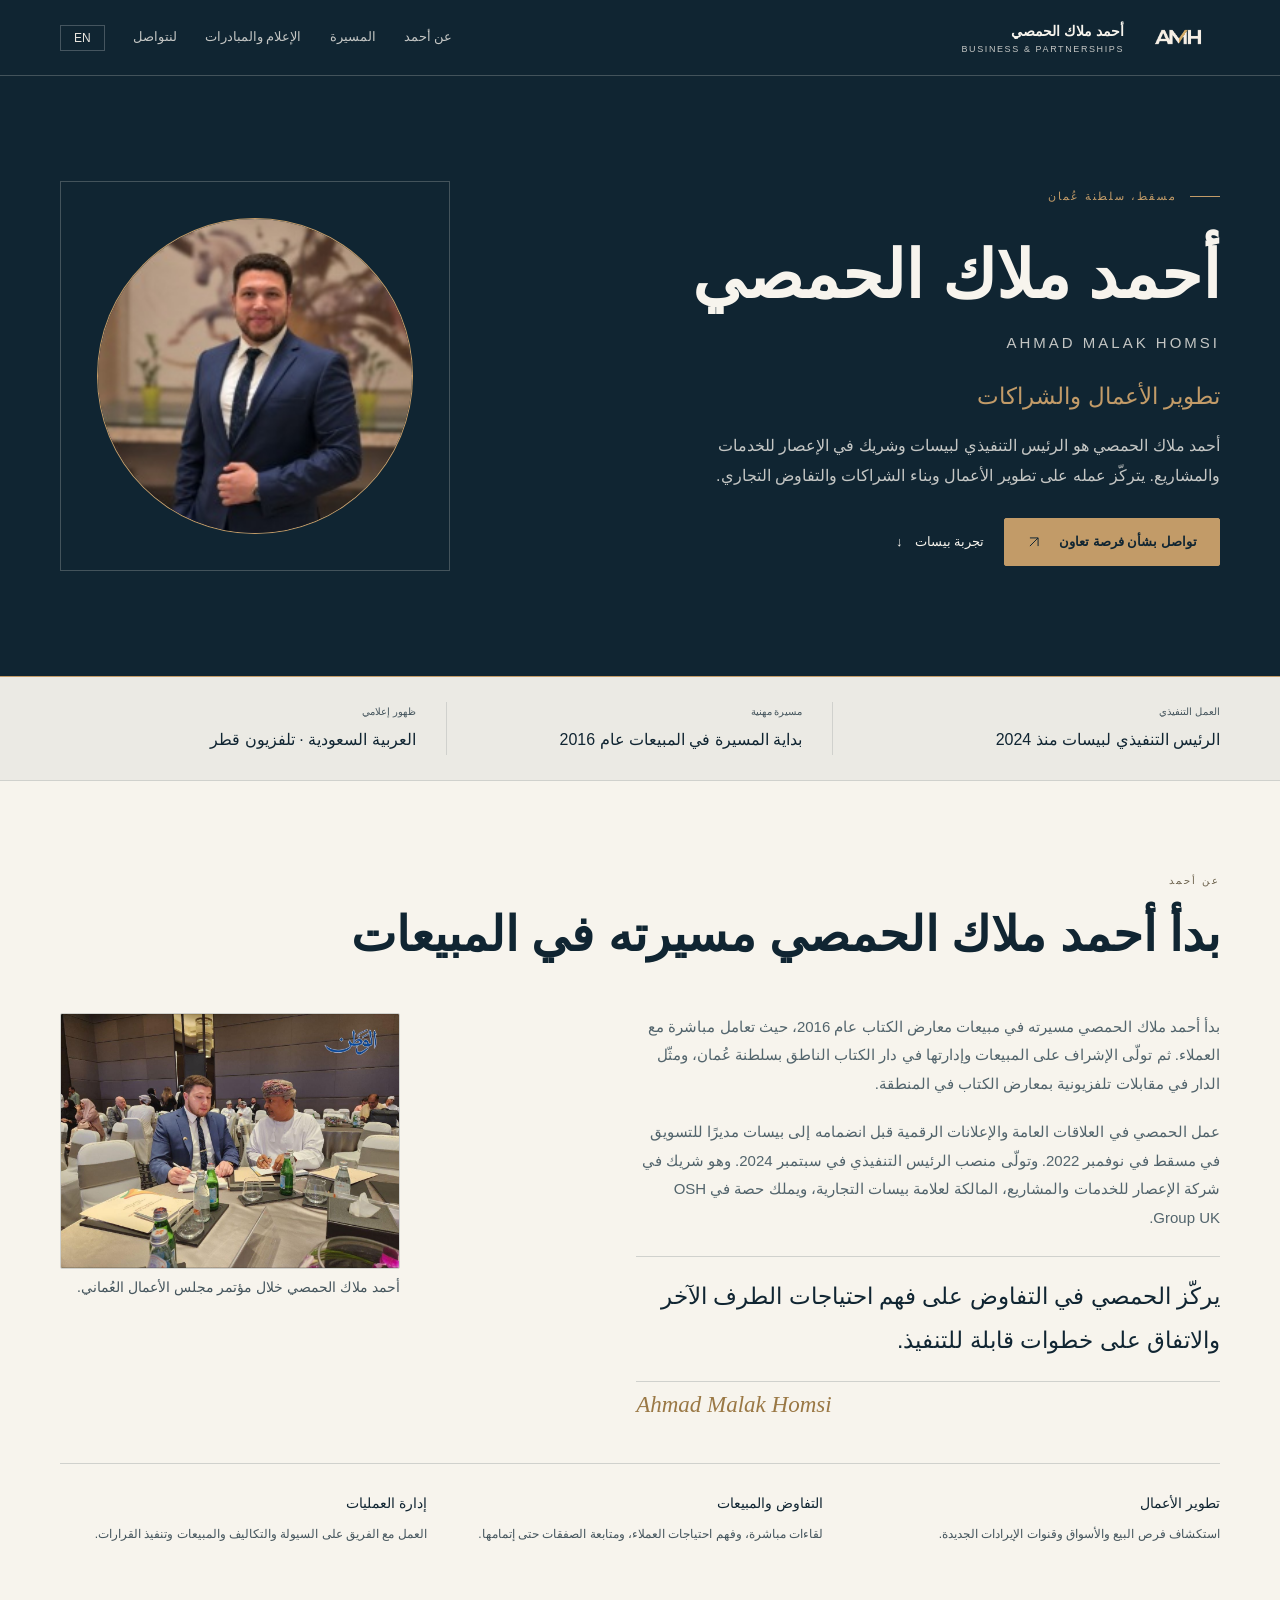
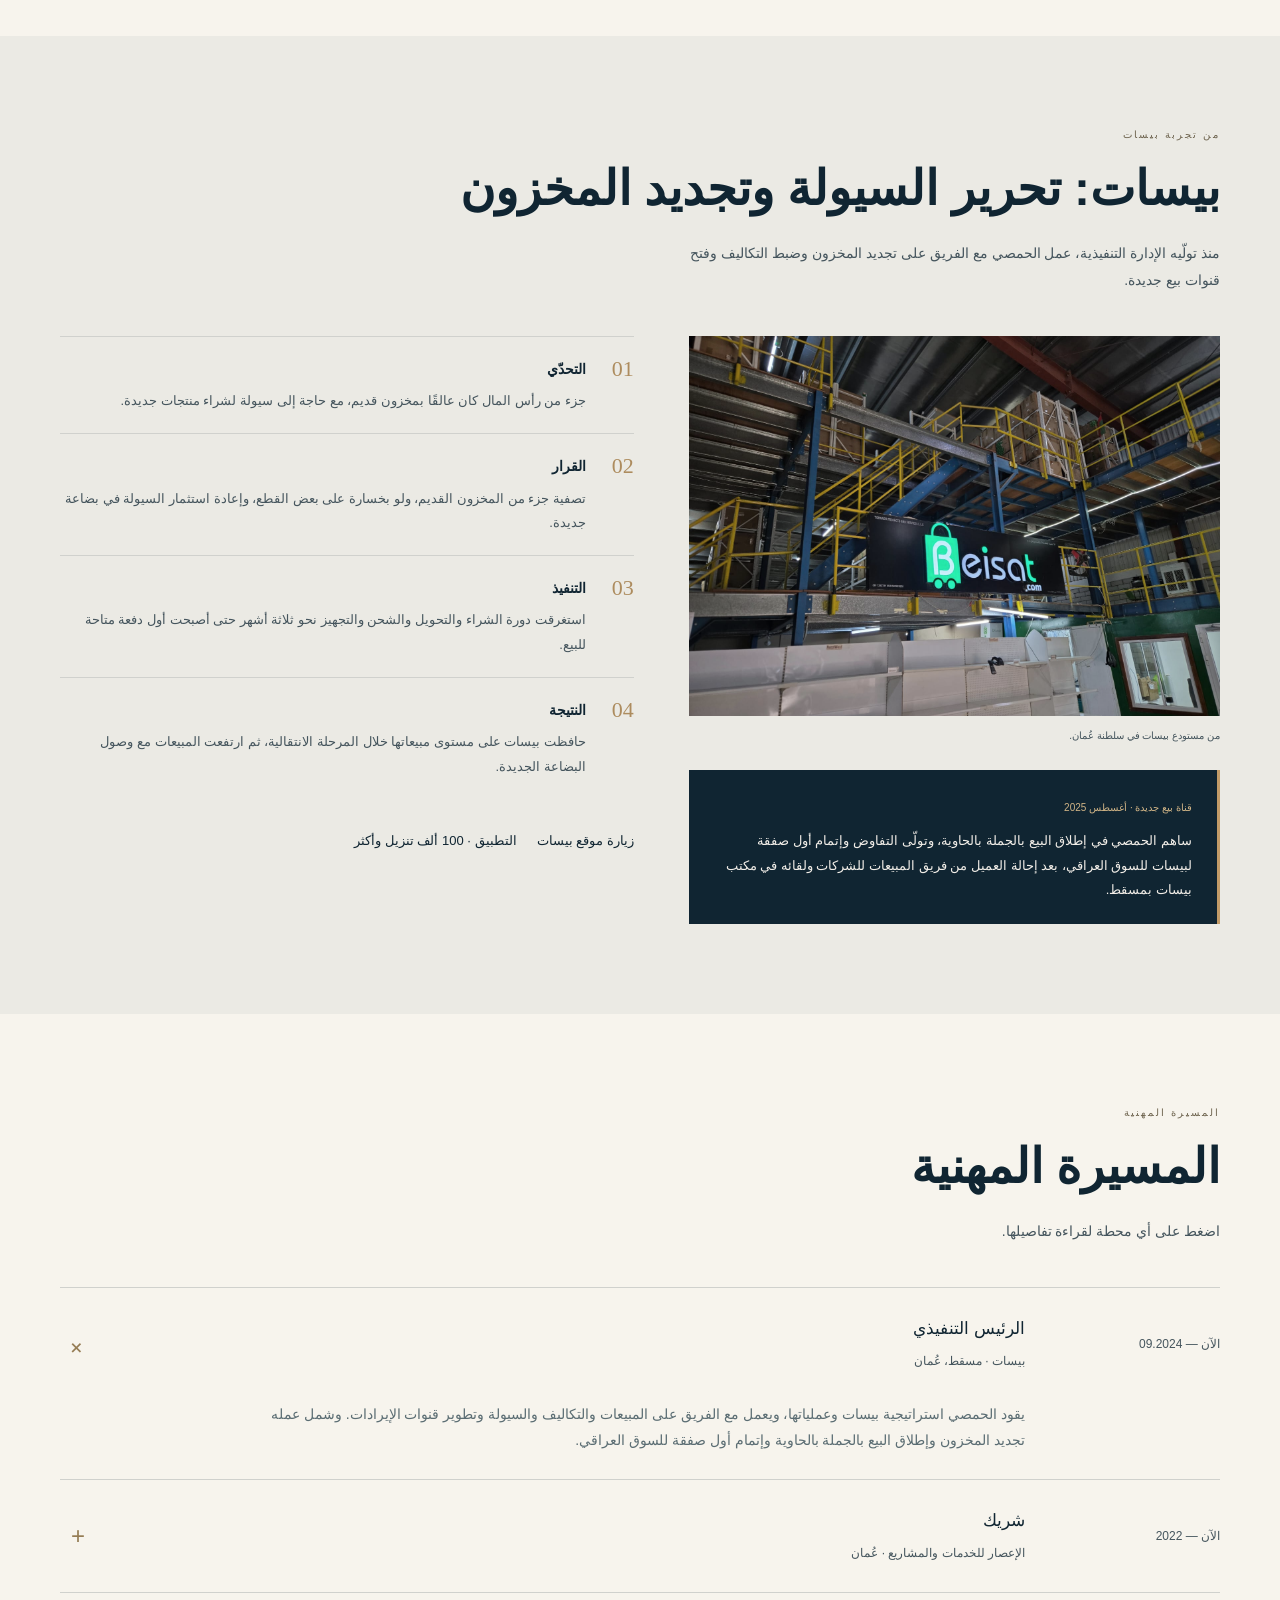
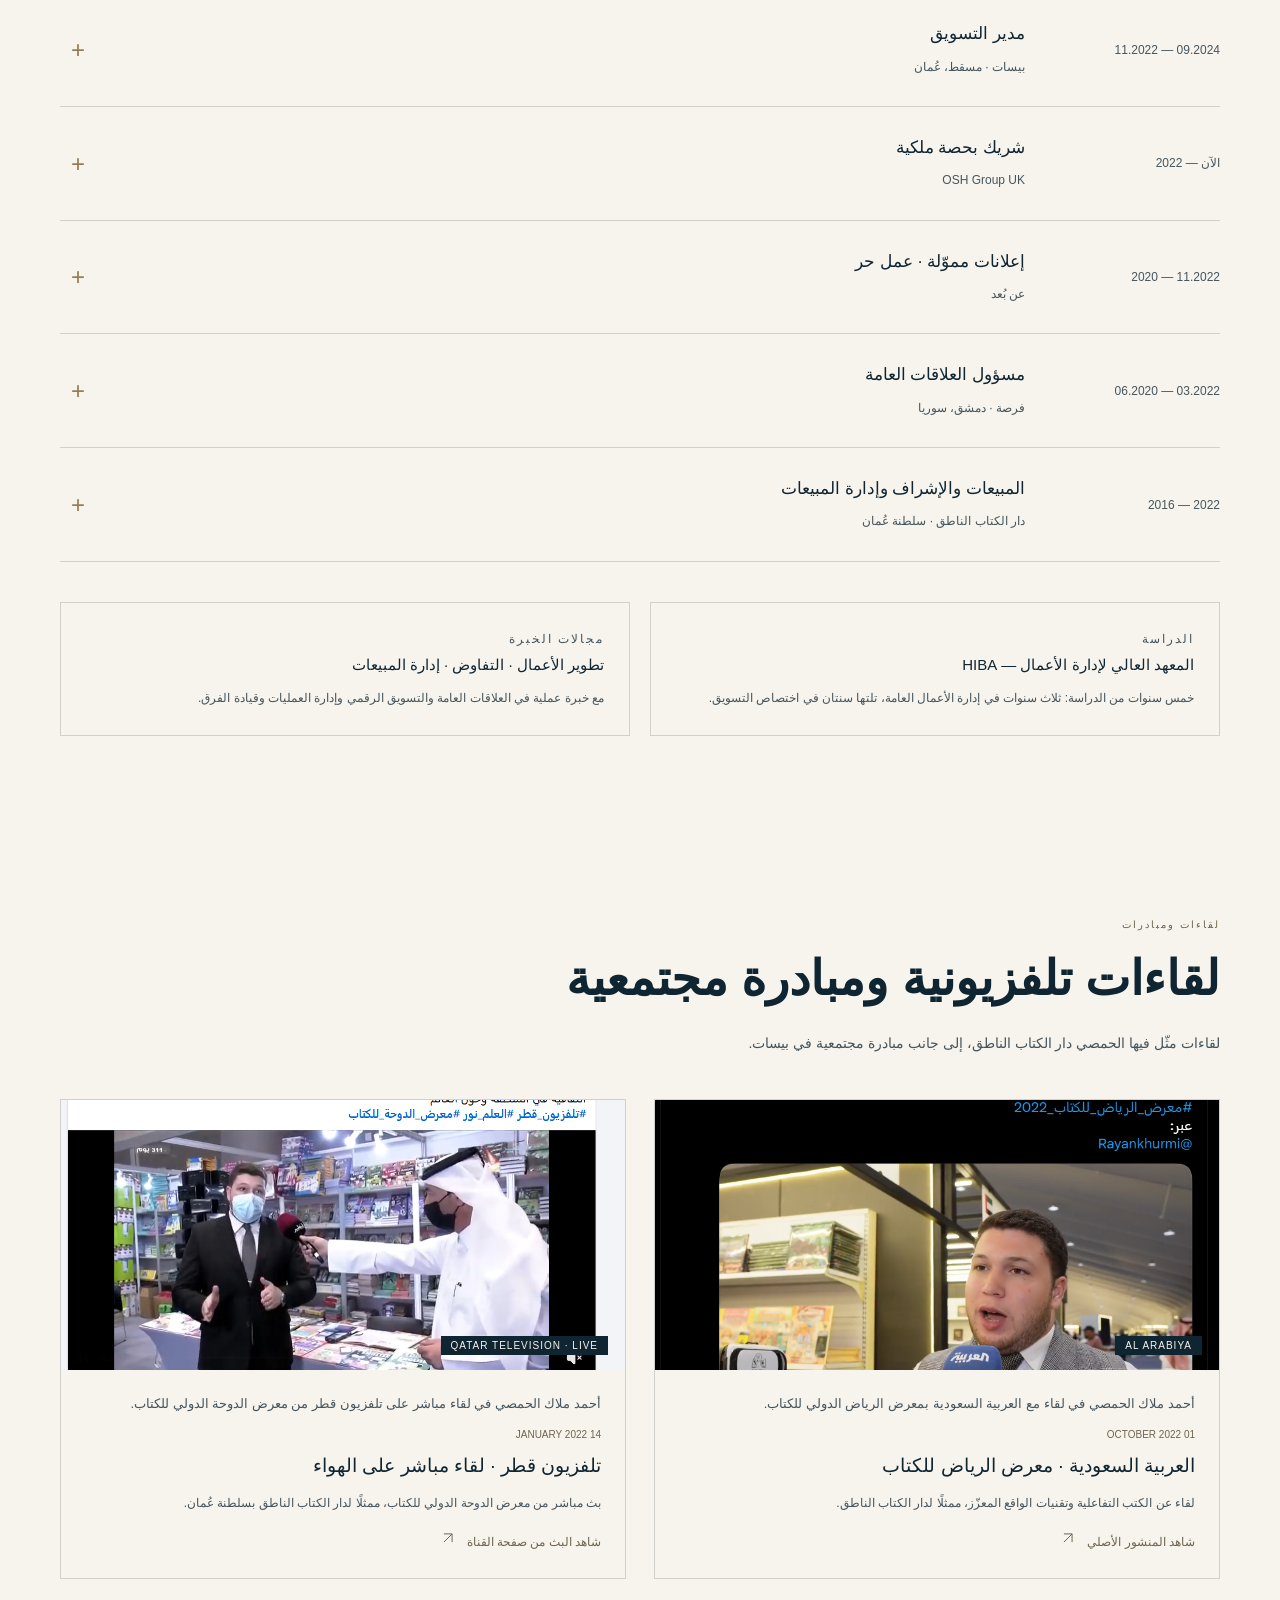
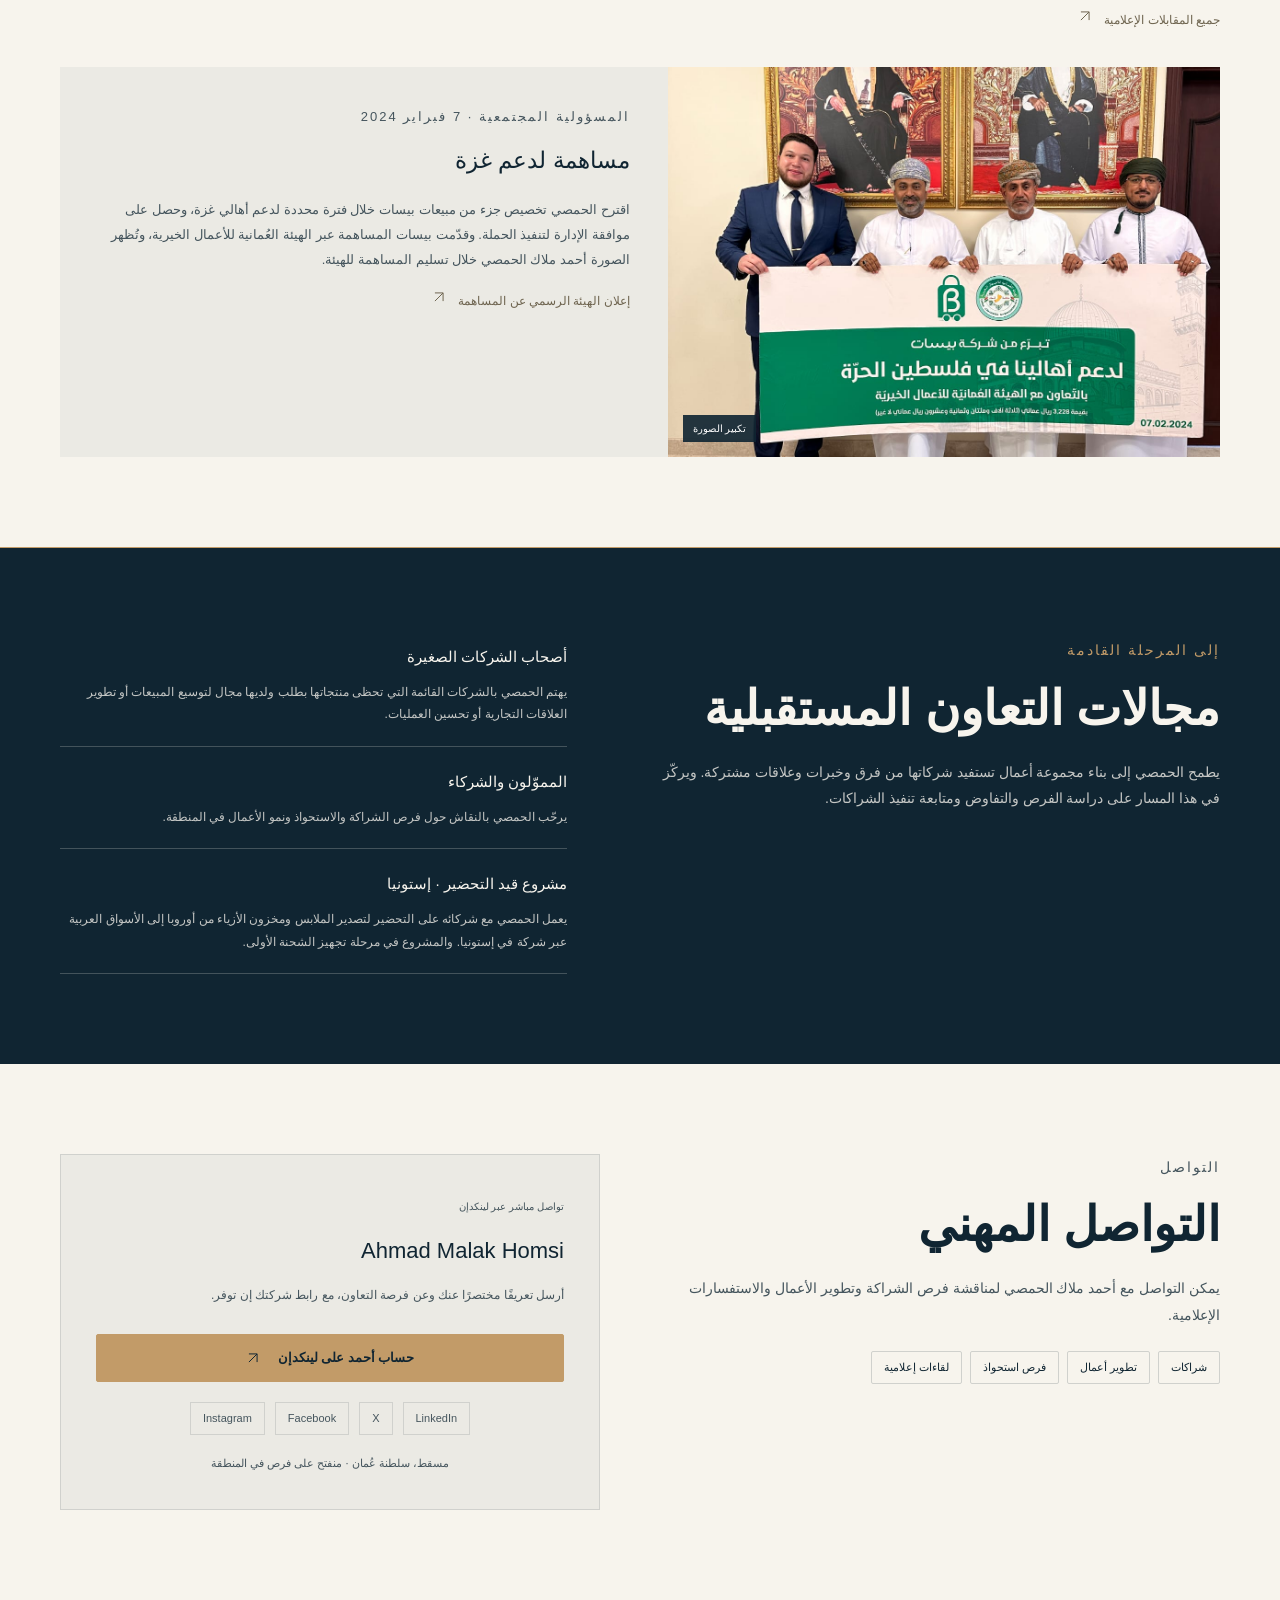
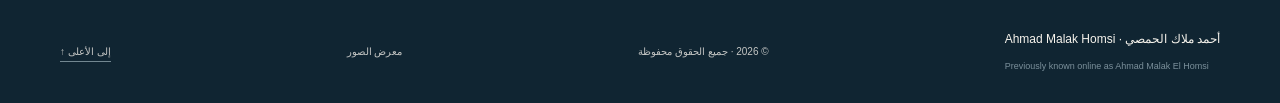
<file: index.html>
<!doctype html>
<html lang="ar" dir="rtl">
<head>
<meta charset="utf-8">
<meta name="viewport" content="width=device-width,initial-scale=1">
<meta name="theme-color" content="#102532">
<title>أحمد ملاك الحمصي | Ahmad Malak Homsi — تطوير الأعمال والشراكات</title>
<meta name="description" content="أحمد ملاك الحمصي، الرئيس التنفيذي لبيسات وشريك في الإعصار للخدمات والمشاريع. خبرة في تطوير الأعمال والتفاوض والشراكات. تعرّف إلى مسيرته ولقاءاته الإعلامية.">
<meta property="og:type" content="profile">
<meta name="color-scheme" content="light">
<meta name="robots" content="max-image-preview:large">
<script type="application/ld+json">{"@context":"https://schema.org","@graph":[{"@type":"WebSite","@id":"https://ahmadmalakhomsi.com/#website","url":"https://ahmadmalakhomsi.com/","name":"أحمد ملاك الحمصي","alternateName":"Ahmad Malak Homsi"},{"@type":"ProfilePage","url":"https://ahmadmalakhomsi.com/","mainEntity":{"@type":"Person","name":"Ahmad Malak Homsi","alternateName":["أحمد ملاك الحمصي","Ahmad Malak El Homsi","Ahmad Malak Homsy"],"jobTitle":"Chief Executive Officer at Beisat","worksFor":{"@type":"Organization","name":"Beisat","url":"https://beisat.com/"},"alumniOf":{"@type":"EducationalOrganization","name":"Higher Institute of Business Administration"},"sameAs":["https://www.linkedin.com/in/ahmadmalakhomsi/","https://x.com/ahmadmalakhomsi","https://www.facebook.com/ahmadmalakhomsi/","https://www.instagram.com/ahmadmalakhomsi/"],"knowsAbout":["Business Development","Negotiation","Sales Management","Business Operations"],"homeLocation":{"@type":"Place","name":"Muscat, Oman"},"@id":"https://ahmadmalakhomsi.com/#ahmad-malak-homsi","url":"https://ahmadmalakhomsi.com/","image":"https://ahmadmalakhomsi.com/assets/ahmad-malak-homsi-portrait.jpg"},"inLanguage":"ar","primaryImageOfPage":{"@type":"ImageObject","contentUrl":"https://ahmadmalakhomsi.com/assets/ahmad-malak-homsi-portrait.jpg"},"isPartOf":{"@id":"https://ahmadmalakhomsi.com/#website"}}]}</script>
<link rel="stylesheet" href="/assets/site.css">
<link rel="canonical" href="https://ahmadmalakhomsi.com/"><link rel="alternate" hreflang="ar" href="https://ahmadmalakhomsi.com/"><link rel="alternate" hreflang="en" href="https://ahmadmalakhomsi.com/en/"><link rel="alternate" hreflang="x-default" href="https://ahmadmalakhomsi.com/"><meta property="og:url" content="https://ahmadmalakhomsi.com/"><meta property="og:title" content="أحمد ملاك الحمصي | تطوير الأعمال والشراكات">
<meta property="og:description" content="الرئيس التنفيذي لبيسات. تعرّف إلى مسيرتي في تطوير الأعمال والشراكات والتفاوض.">
<meta property="og:site_name" content="Ahmad Malak Homsi">
<meta property="og:image" content="https://ahmadmalakhomsi.com/ahmad-malak-homsi-share.jpg">
<meta property="og:image:type" content="image/jpeg">
<meta property="og:image:width" content="1200">
<meta property="og:image:height" content="630">
<meta property="og:image:alt" content="صورة أحمد ملاك الحمصي واسمه بالعربي والإنجليزي">
<meta property="og:locale" content="ar_OM">
<meta property="og:locale:alternate" content="en_US">
<meta name="twitter:card" content="summary_large_image">
<meta name="twitter:title" content="أحمد ملاك الحمصي | تطوير الأعمال والشراكات">
<meta name="twitter:description" content="الرئيس التنفيذي لبيسات. تعرّف إلى مسيرتي في تطوير الأعمال والشراكات والتفاوض.">
<meta name="twitter:image" content="https://ahmadmalakhomsi.com/ahmad-malak-homsi-share.jpg">
<meta name="twitter:image:alt" content="صورة أحمد ملاك الحمصي واسمه بالعربي والإنجليزي">
<link rel="icon" href="/favicon.svg" type="image/svg+xml" sizes="any">
<link rel="stylesheet" href="/assets/brand.css?v=6">
</head>
<body dir="rtl">
<svg width="0" height="0" aria-hidden="true" focusable="false" style="position:absolute">
  <defs>
    <filter id="amh-header-colors" color-interpolation-filters="sRGB">
      <!-- Use the original red channel to distinguish the navy letters from the gold accent. -->
      <fecolormatrix type="matrix" values="1 0 0 0 0  1 0 0 0 0  1 0 0 0 0  0 0 0 1 0"></fecolormatrix>
      <fecomponenttransfer>
        <fefuncr type="discrete" tablevalues=".969 .839"></fefuncr>
        <fefuncg type="discrete" tablevalues=".945 .682"></fefuncg>
        <fefuncb type="discrete" tablevalues=".902 .416"></fefuncb>
      </fecomponenttransfer>
    </filter>
  </defs>
</svg>
<a class="skip" href="#main">انتقل إلى المحتوى</a>
<header class="header"><nav class="nav wrap" aria-label="التنقل الرئيسي">
<a class="brand" href="#top" aria-label="أحمد ملاك الحمصي — الصفحة الرئيسية"><img class="brand-mark" src="/assets/0f6754c9be452e67.png" alt="AMH"><span><strong>أحمد ملاك الحمصي</strong><small>BUSINESS &amp; PARTNERSHIPS</small></span></a>
<div class="navlinks" id="navlinks"><a href="#about">عن أحمد</a><a href="#experience">المسيرة</a><a href="#media">الإعلام والمبادرات</a><a href="#contact">لنتواصل</a></div>
<a class="lang" id="lang" aria-label="Switch to English" href="/en/">EN</a><button class="menu" id="menu" type="button" aria-controls="navlinks" aria-expanded="false" aria-label="فتح قائمة التنقل">☰</button>
</nav></header>
<main id="main">
<section class="hero" id="top"><div class="wrap hero-grid"><div>
<div class="eyebrow">مسقط، سلطنة عُمان</div>
<h1>أحمد ملاك الحمصي</h1>
<p class="latin-name">AHMAD MALAK HOMSI</p>
<h2>تطوير الأعمال والشراكات</h2>
<p class="hero-copy">أحمد ملاك الحمصي هو الرئيس التنفيذي لبيسات وشريك في الإعصار للخدمات والمشاريع. يتركّز عمله على تطوير الأعمال وبناء الشراكات والتفاوض التجاري.</p>
<div class="actions"><a class="button" href="#contact"><span>تواصل بشأن فرصة تعاون</span><span class="arrow" aria-hidden="true"></span></a><a class="textlink" href="#case"><span>تجربة بيسات</span><span aria-hidden="true">↓</span></a></div>
</div><div class="portrait-frame"><div class="portrait-stage"><div class="portrait"><img src="/assets/ahmad-malak-homsi-portrait.jpg" alt="أحمد ملاك الحمصي ببدلة كحلية" width="218" height="218"></div></div></div></div></section>
<div class="trust"><div class="wrap trust-grid"><div class="trust-item"><small>العمل التنفيذي</small><strong>الرئيس التنفيذي لبيسات منذ 2024</strong></div><div class="trust-item"><small>مسيرة مهنية</small><strong>بداية المسيرة في المبيعات عام 2016</strong></div><div class="trust-item"><small>ظهور إعلامي</small><strong>العربية السعودية · تلفزيون قطر</strong></div></div></div>
<section id="about" class="section"><div class="wrap"><div class="section-top"><div><p class="kicker">عن أحمد</p><h2>بدأ أحمد ملاك الحمصي مسيرته في المبيعات</h2></div><span class="number" aria-hidden="true">01 / ABOUT</span></div><div class="about-grid"><div class="about-copy"><p>بدأ أحمد ملاك الحمصي مسيرته في مبيعات معارض الكتاب عام 2016، حيث تعامل مباشرة مع العملاء. ثم تولّى الإشراف على المبيعات وإدارتها في دار الكتاب الناطق بسلطنة عُمان، ومثّل الدار في مقابلات تلفزيونية بمعارض الكتاب في المنطقة.</p><p>عمل الحمصي في العلاقات العامة والإعلانات الرقمية قبل انضمامه إلى بيسات مديرًا للتسويق في مسقط في نوفمبر 2022. وتولّى منصب الرئيس التنفيذي في سبتمبر 2024. وهو شريك في شركة الإعصار للخدمات والمشاريع، المالكة لعلامة بيسات التجارية، ويملك حصة في OSH Group UK.</p></div>
<figure class="event-note">
  <img src="/assets/syrian-omani-business-council.jpg" alt="أحمد ملاك الحمصي يدوّن ملاحظات خلال مؤتمر مجلس الأعمال العُماني" width="1170" height="878" loading="lazy">
  <figcaption>أحمد ملاك الحمصي خلال مؤتمر مجلس الأعمال العُماني.</figcaption>
</figure>
<div class="about-quote"><p class="quote">يركّز الحمصي في التفاوض على فهم احتياجات الطرف الآخر والاتفاق على خطوات قابلة للتنفيذ.</p><span class="signature" dir="ltr">Ahmad Malak Homsi</span></div>
</div>
<div class="capabilities"><div><b>تطوير الأعمال</b><p>استكشاف فرص البيع والأسواق وقنوات الإيرادات الجديدة.</p></div><div><b>التفاوض والمبيعات</b><p>لقاءات مباشرة، وفهم احتياجات العملاء، ومتابعة الصفقات حتى إتمامها.</p></div><div><b>إدارة العمليات</b><p>العمل مع الفريق على السيولة والتكاليف والمبيعات وتنفيذ القرارات.</p></div></div></div></section>
<section class="section case" id="case"><div class="wrap"><div class="section-top"><div><p class="kicker">من تجربة بيسات</p><h2>بيسات: تحرير السيولة وتجديد المخزون</h2><p class="section-lead">منذ تولّيه الإدارة التنفيذية، عمل الحمصي مع الفريق على تجديد المخزون وضبط التكاليف وفتح قنوات بيع جديدة.</p></div><span class="number" aria-hidden="true">02 / BEISAT</span></div><div class="case-grid"><div><img class="case-image" src="/assets/f78b34d52b86da25.jpg" alt="لوحة بيسات داخل مستودع الشركة في سلطنة عُمان" loading="lazy"><p class="photo-credit">من مستودع بيسات في سلطنة عُمان.</p><div class="deal-note"><small>قناة بيع جديدة · أغسطس 2025</small><p>ساهم الحمصي في إطلاق البيع بالجملة بالحاوية، وتولّى التفاوض وإتمام أول صفقة لبيسات للسوق العراقي، بعد إحالة العميل من فريق المبيعات للشركات ولقائه في مكتب بيسات بمسقط.</p></div></div><div><div class="case-step"><span class="step-num">01</span><div><h3>التحدّي</h3><p>جزء من رأس المال كان عالقًا بمخزون قديم، مع حاجة إلى سيولة لشراء منتجات جديدة.</p></div></div><div class="case-step"><span class="step-num">02</span><div><h3>القرار</h3><p>تصفية جزء من المخزون القديم، ولو بخسارة على بعض القطع، وإعادة استثمار السيولة في بضاعة جديدة.</p></div></div><div class="case-step"><span class="step-num">03</span><div><h3>التنفيذ</h3><p>استغرقت دورة الشراء والتحويل والشحن والتجهيز نحو ثلاثة أشهر حتى أصبحت أول دفعة متاحة للبيع.</p></div></div><div class="case-step"><span class="step-num">04</span><div><h3>النتيجة</h3><p>حافظت بيسات على مستوى مبيعاتها خلال المرحلة الانتقالية، ثم ارتفعت المبيعات مع وصول البضاعة الجديدة.</p></div></div><div class="actions"><a class="textlink" href="https://beisat.com/" target="_blank" rel="noopener noreferrer"><span>زيارة موقع بيسات</span></a><a class="textlink" href="https://play.google.com/store/apps/details?id=com.beisat.android&amp;hl=en" target="_blank" rel="noopener noreferrer"><span>التطبيق · 100 ألف تنزيل وأكثر</span></a></div></div></div></div></section>
<section class="section" id="experience"><div class="wrap"><div class="section-top"><div><p class="kicker">المسيرة المهنية</p><h2>المسيرة المهنية</h2><p class="section-lead">اضغط على أي محطة لقراءة تفاصيلها.</p></div><span class="number" aria-hidden="true">03 / EXPERIENCE</span></div><div class="timeline">
<details open><summary><span class="date">09.2024 — الآن</span><span><strong class="role-title">الرئيس التنفيذي</strong><span class="company">بيسات · مسقط، عُمان</span></span><span class="plus" aria-hidden="true">+</span></summary><div class="detail-content"><p>يقود الحمصي استراتيجية بيسات وعملياتها، ويعمل مع الفريق على المبيعات والتكاليف والسيولة وتطوير قنوات الإيرادات. وشمل عمله تجديد المخزون وإطلاق البيع بالجملة بالحاوية وإتمام أول صفقة للسوق العراقي.</p></div></details>
<details><summary><span class="date">2022 — الآن</span><span><strong class="role-title">شريك</strong><span class="company">الإعصار للخدمات والمشاريع · عُمان</span></span><span class="plus" aria-hidden="true">+</span></summary><div class="detail-content"><p>الحمصي شريك في الشركة العُمانية المالكة لعلامة بيسات التجارية، إلى جانب منصبه التنفيذي في بيسات.</p></div></details>
<details><summary><span class="date">11.2022 — 09.2024</span><span><strong class="role-title">مدير التسويق</strong><span class="company">بيسات · مسقط، عُمان</span></span><span class="plus" aria-hidden="true">+</span></summary><div class="detail-content"><p>أدار الحمصي التسويق من مكتب مسقط بعد تعاونه مع بيسات في الإعلانات الرقمية عن بُعد. كما اقترح الحملة المجتمعية التي خصّصت جزءًا من المبيعات لدعم الشعب الفلسطيني.</p></div></details>
<details><summary><span class="date">2022 — الآن</span><span><strong class="role-title">شريك بحصة ملكية</strong><span class="company">OSH Group UK</span></span><span class="plus" aria-hidden="true">+</span></summary><div class="detail-content"><p>يملك الحمصي حصة في OSH Group UK، التي تقدّم، وفقًا لموقعها، خدمات الاستشارات الإدارية لأصحاب الأعمال وصنّاع القرار.</p><a href="https://www.oshgroup.digital/" target="_blank" rel="noopener noreferrer">الموقع الرسمي </a></div></details>
<details><summary><span class="date">2020 — 11.2022</span><span><strong class="role-title">إعلانات مموّلة · عمل حر</strong><span class="company">عن بُعد</span></span><span class="plus" aria-hidden="true">+</span></summary><div class="detail-content"><p>أدار الحمصي حملات إعلانية مموّلة لعملاء من بينهم بيسات، وتطوّر هذا التعاون إلى انضمامه للشركة مديرًا للتسويق في نوفمبر 2022.</p></div></details>
<details><summary><span class="date">06.2020 — 03.2022</span><span><strong class="role-title">مسؤول العلاقات العامة</strong><span class="company">فرصة · دمشق، سوريا</span></span><span class="plus" aria-hidden="true">+</span></summary><div class="detail-content"><p>تولّى الحمصي العلاقات الخارجية للمنصة والتواصل باسمها مع الشركات التجارية والمنظمات الدولية.</p><a href="https://www.facebook.com/share/p/1FXpP3RZpK/" target="_blank" rel="noopener noreferrer">تعريف فريق فرصة بدوري </a></div></details>
<details><summary><span class="date">2016 — 2022</span><span><strong class="role-title">المبيعات والإشراف وإدارة المبيعات</strong><span class="company">دار الكتاب الناطق · سلطنة عُمان</span></span><span class="plus" aria-hidden="true">+</span></summary><div class="detail-content"><p>بدأ الحمصي في مبيعات معارض الكتاب، ثم انتقل إلى الإشراف وإدارة المبيعات. وتعامل مباشرة مع العملاء ومثّل الدار في لقاءات تلفزيونية بمعارض الكتاب في المنطقة.</p></div></details></div>
<div class="education"><div class="edu-panel"><p class="kicker">الدراسة</p><h3>المعهد العالي لإدارة الأعمال — HIBA</h3><p>خمس سنوات من الدراسة: ثلاث سنوات في إدارة الأعمال العامة، تلتها سنتان في اختصاص التسويق.</p></div><div class="edu-panel"><p class="kicker">مجالات الخبرة</p><h3>تطوير الأعمال · التفاوض · إدارة المبيعات</h3><p>مع خبرة عملية في العلاقات العامة والتسويق الرقمي وإدارة العمليات وقيادة الفرق.</p></div></div></div></section>
<section class="section media-section" id="media"><div class="wrap"><div class="section-top"><div><p class="kicker">لقاءات ومبادرات</p><h2>لقاءات تلفزيونية ومبادرة مجتمعية</h2><p class="section-lead">لقاءات مثّل فيها الحمصي دار الكتاب الناطق، إلى جانب مبادرة مجتمعية في بيسات.</p></div><span class="number" aria-hidden="true">04 / MEDIA</span></div><div class="media-grid"><article class="media-card"><a href="https://x.com/AlArabiya_KSA/status/1576208315209621504" target="_blank" rel="noopener noreferrer" class="media-visual" aria-label="مشاهدة لقاء العربية السعودية"><img src="/assets/538112f0e08a0ca0.png" alt="أحمد ملاك الحمصي في لقاء مع العربية السعودية بمعرض الرياض الدولي للكتاب" loading="lazy"><span class="media-tag">AL ARABIYA</span></a><div class="media-body"><p class="media-caption">أحمد ملاك الحمصي في لقاء مع العربية السعودية بمعرض الرياض الدولي للكتاب.</p><small>01 OCTOBER 2022</small><h3>العربية السعودية · معرض الرياض للكتاب</h3><p>لقاء عن الكتب التفاعلية وتقنيات الواقع المعزّز، ممثلًا لدار الكتاب الناطق.</p><a class="media-link" href="https://x.com/AlArabiya_KSA/status/1576208315209621504" target="_blank" rel="noopener noreferrer"><span>شاهد المنشور الأصلي</span></a></div></article><article class="media-card"><a class="media-visual" href="https://www.facebook.com/share/v/19sV444Bwp/" target="_blank" rel="noopener noreferrer" aria-label="مشاهدة البث المباشر من تلفزيون قطر"><img src="/assets/9ce82f50197b140a.png" alt="أحمد ملاك الحمصي في بث مباشر مع تلفزيون قطر بمعرض الدوحة الدولي للكتاب" loading="lazy"><span class="media-tag">QATAR TELEVISION · LIVE</span></a><div class="media-body"><p class="media-caption">أحمد ملاك الحمصي في لقاء مباشر على تلفزيون قطر من معرض الدوحة الدولي للكتاب.</p><small>14 JANUARY 2022</small><h3>تلفزيون قطر · لقاء مباشر على الهواء</h3><p>بث مباشر من معرض الدوحة الدولي للكتاب، ممثلًا لدار الكتاب الناطق بسلطنة عُمان.</p><a class="media-link" href="https://www.facebook.com/share/v/19sV444Bwp/" target="_blank" rel="noopener noreferrer"><span>شاهد البث من صفحة القناة</span></a></div></article></div>
<div class="actions"><a class="media-link" href="/media/">جميع المقابلات الإعلامية</a></div>
<article class="community"><button class="community-picture" id="open-photo" type="button" aria-label="تكبير صورة تسليم شيك مبادرة بيسات"><img src="/assets/8f0a66f0a7d22e40.jpg" alt="أحمد ملاك الحمصي خلال تسليم مساهمة بيسات لدعم غزة إلى الهيئة العُمانية للأعمال الخيرية، 7 فبراير 2024" loading="lazy"><span class="zoom-hint">تكبير الصورة </span></button><div class="community-copy"><p class="kicker">المسؤولية المجتمعية · 7 فبراير 2024</p><h3>مساهمة لدعم غزة</h3><p>اقترح الحمصي تخصيص جزء من مبيعات بيسات خلال فترة محددة لدعم أهالي غزة، وحصل على موافقة الإدارة لتنفيذ الحملة. وقدّمت بيسات المساهمة عبر الهيئة العُمانية للأعمال الخيرية، وتُظهر الصورة أحمد ملاك الحمصي خلال تسليم المساهمة للهيئة.</p><a class="media-link" href="https://x.com/ocooman/status/1755144523699646489" target="_blank" rel="noopener noreferrer"><span>إعلان الهيئة الرسمي عن المساهمة</span></a></div></article>
</div></section>
<section class="section vision" id="vision"><div class="wrap vision-grid"><div><p class="kicker">إلى المرحلة القادمة</p><h2>مجالات التعاون المستقبلية</h2><p>يطمح الحمصي إلى بناء مجموعة أعمال تستفيد شركاتها من فرق وخبرات وعلاقات مشتركة. ويركّز في هذا المسار على دراسة الفرص والتفاوض ومتابعة تنفيذ الشراكات.</p></div><div class="vision-list"><div class="vision-item"><strong>أصحاب الشركات الصغيرة</strong><p>يهتم الحمصي بالشركات القائمة التي تحظى منتجاتها بطلب ولديها مجال لتوسيع المبيعات أو تطوير العلاقات التجارية أو تحسين العمليات.</p></div><div class="vision-item"><strong>المموّلون والشركاء</strong><p>يرحّب الحمصي بالنقاش حول فرص الشراكة والاستحواذ ونمو الأعمال في المنطقة.</p></div><div class="vision-item"><strong>مشروع قيد التحضير · إستونيا</strong><p>يعمل الحمصي مع شركائه على التحضير لتصدير الملابس ومخزون الأزياء من أوروبا إلى الأسواق العربية عبر شركة في إستونيا. والمشروع في مرحلة تجهيز الشحنة الأولى.</p></div></div></div></section>
<section class="section contact" id="contact"><div class="wrap contact-grid"><div><p class="kicker">التواصل</p><h2>التواصل المهني</h2><p>يمكن التواصل مع أحمد ملاك الحمصي لمناقشة فرص الشراكة وتطوير الأعمال والاستفسارات الإعلامية.</p><div class="contact-topics"><span class="topic">شراكات</span><span class="topic">تطوير أعمال</span><span class="topic">فرص استحواذ</span><span class="topic">لقاءات إعلامية</span></div></div><div class="contact-panel"><small>تواصل مباشر عبر لينكدإن</small><h3>Ahmad Malak Homsi</h3><p>أرسل تعريفًا مختصرًا عنك وعن فرصة التعاون، مع رابط شركتك إن توفر.</p><a class="button" href="https://www.linkedin.com/in/ahmadmalakhomsi/" target="_blank" rel="noopener noreferrer"><span>حساب أحمد على لينكدإن</span></a><div class="social-links" aria-label="Social profiles"><a href="https://www.linkedin.com/in/ahmadmalakhomsi/" target="_blank" rel="noopener noreferrer">LinkedIn</a><a href="https://x.com/ahmadmalakhomsi" target="_blank" rel="noopener noreferrer">X</a><a href="https://www.facebook.com/ahmadmalakhomsi/" target="_blank" rel="noopener noreferrer">Facebook</a><a href="https://www.instagram.com/ahmadmalakhomsi/" target="_blank" rel="noopener noreferrer">Instagram</a></div><div class="contact-location">مسقط، سلطنة عُمان · منفتح على فرص في المنطقة</div></div></div></section>
</main>
<footer class="footer"><div class="wrap footer-inner"><div><strong>أحمد ملاك الحمصي · Ahmad Malak Homsi</strong><div class="previous-name">Previously known online as Ahmad Malak El Homsi</div></div><span>© 2026 · جميع الحقوق محفوظة</span><a href="/photos/">معرض الصور</a><a class="backtop" href="#top">إلى الأعلى ↑</a></div></footer>
<dialog class="dialog" id="photo-dialog" aria-labelledby="photo-caption"><button class="dialog-close" id="close-photo" type="button" aria-label="إغلاق الصورة">×</button><img src="/assets/8f0a66f0a7d22e40.jpg" alt="الصورة الكاملة لتسليم مساهمة بيسات للهيئة العُمانية للأعمال الخيرية"><div class="dialog-caption" id="photo-caption">تسليم مساهمة بيسات · الهيئة العُمانية للأعمال الخيرية · 7 فبراير 2024</div></dialog>
<script>
(function(){
  const menuButton=document.getElementById('menu');
  const links=document.getElementById('navlinks');
  const dialog=document.getElementById('photo-dialog');
  function closeMenu(){links.classList.remove('open');menuButton.setAttribute('aria-expanded','false');}
  menuButton.addEventListener('click',function(){const open=links.classList.toggle('open');menuButton.setAttribute('aria-expanded',String(open));});
  links.querySelectorAll('a').forEach(function(link){link.addEventListener('click',closeMenu);});
  document.addEventListener('keydown',function(event){if(event.key==='Escape')closeMenu();});
  document.getElementById('open-photo').addEventListener('click',function(){dialog.showModal();});
  document.getElementById('close-photo').addEventListener('click',function(){dialog.close();});
  dialog.addEventListener('click',function(event){if(event.target===dialog){const bounds=dialog.getBoundingClientRect();if(event.clientX<bounds.left||event.clientX>bounds.right||event.clientY<bounds.top||event.clientY>bounds.bottom)dialog.close();}});
})();
</script>
</body>
</html>
</file>
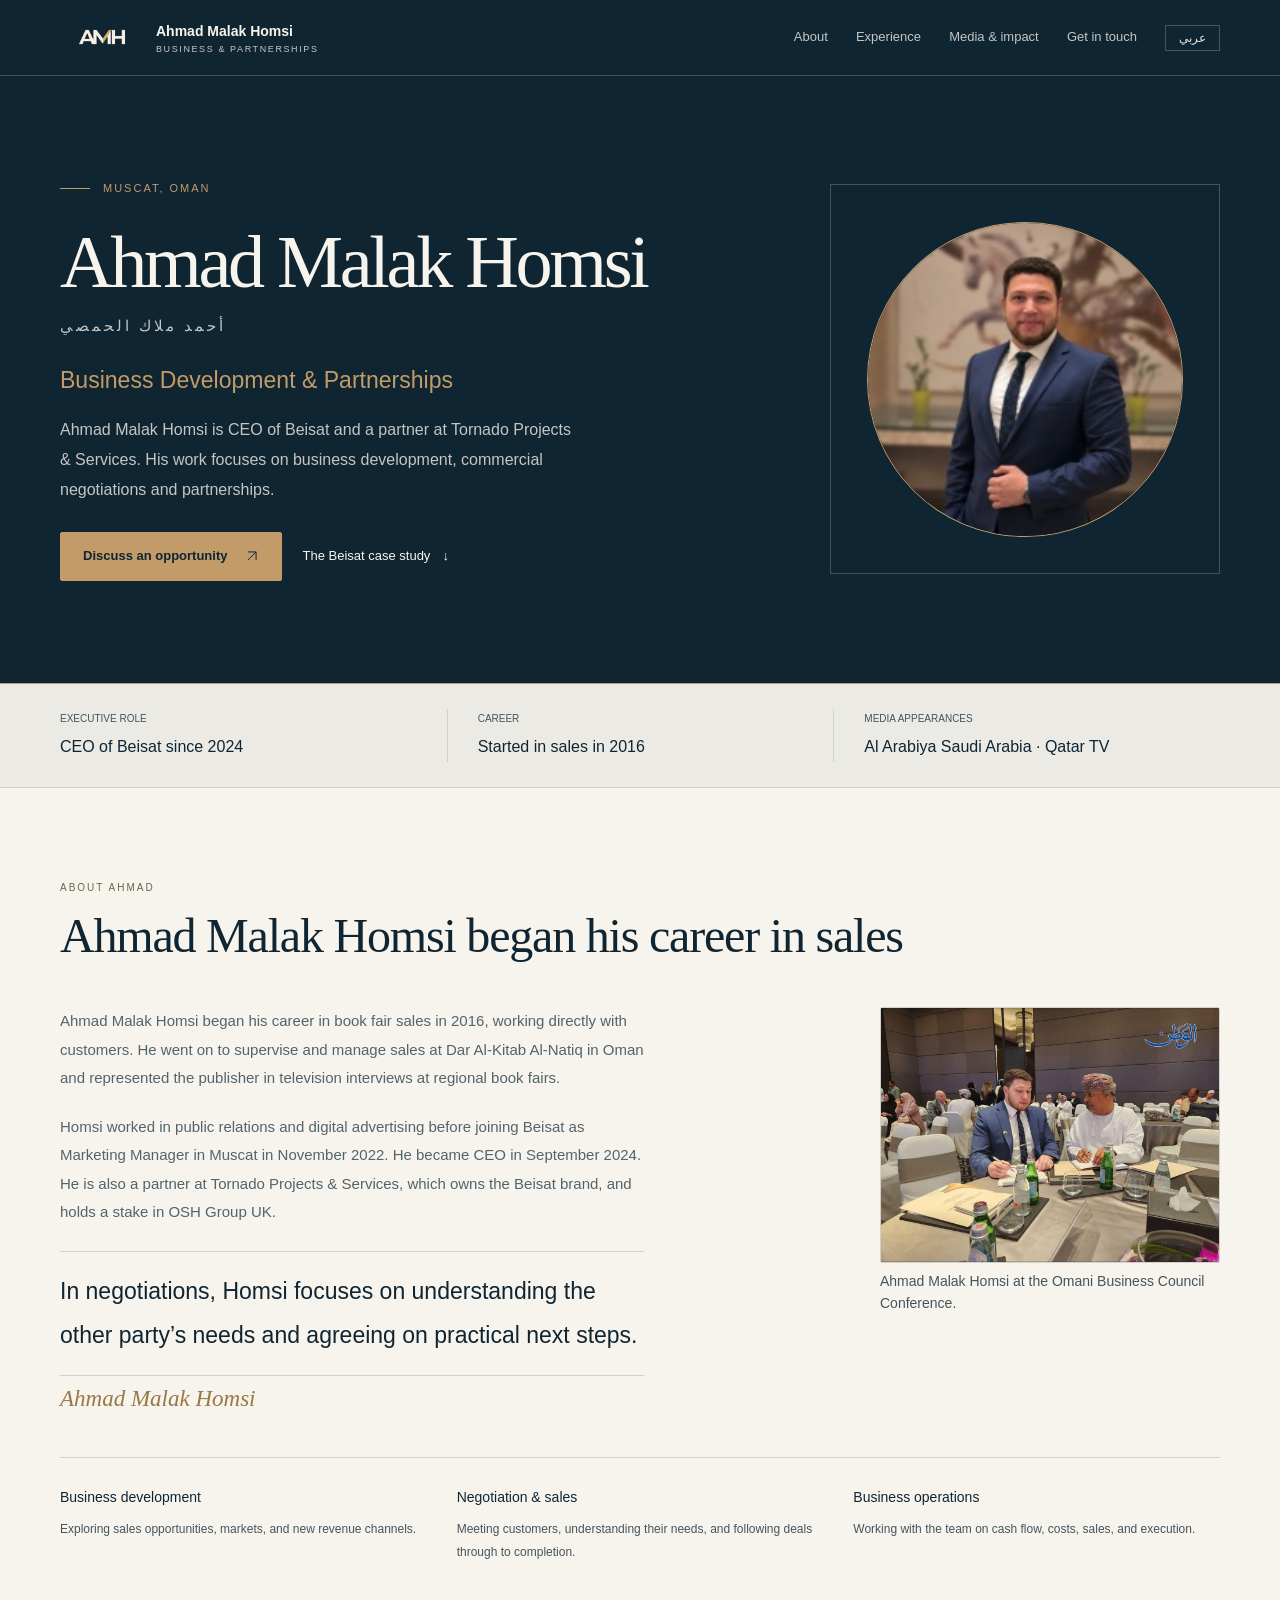
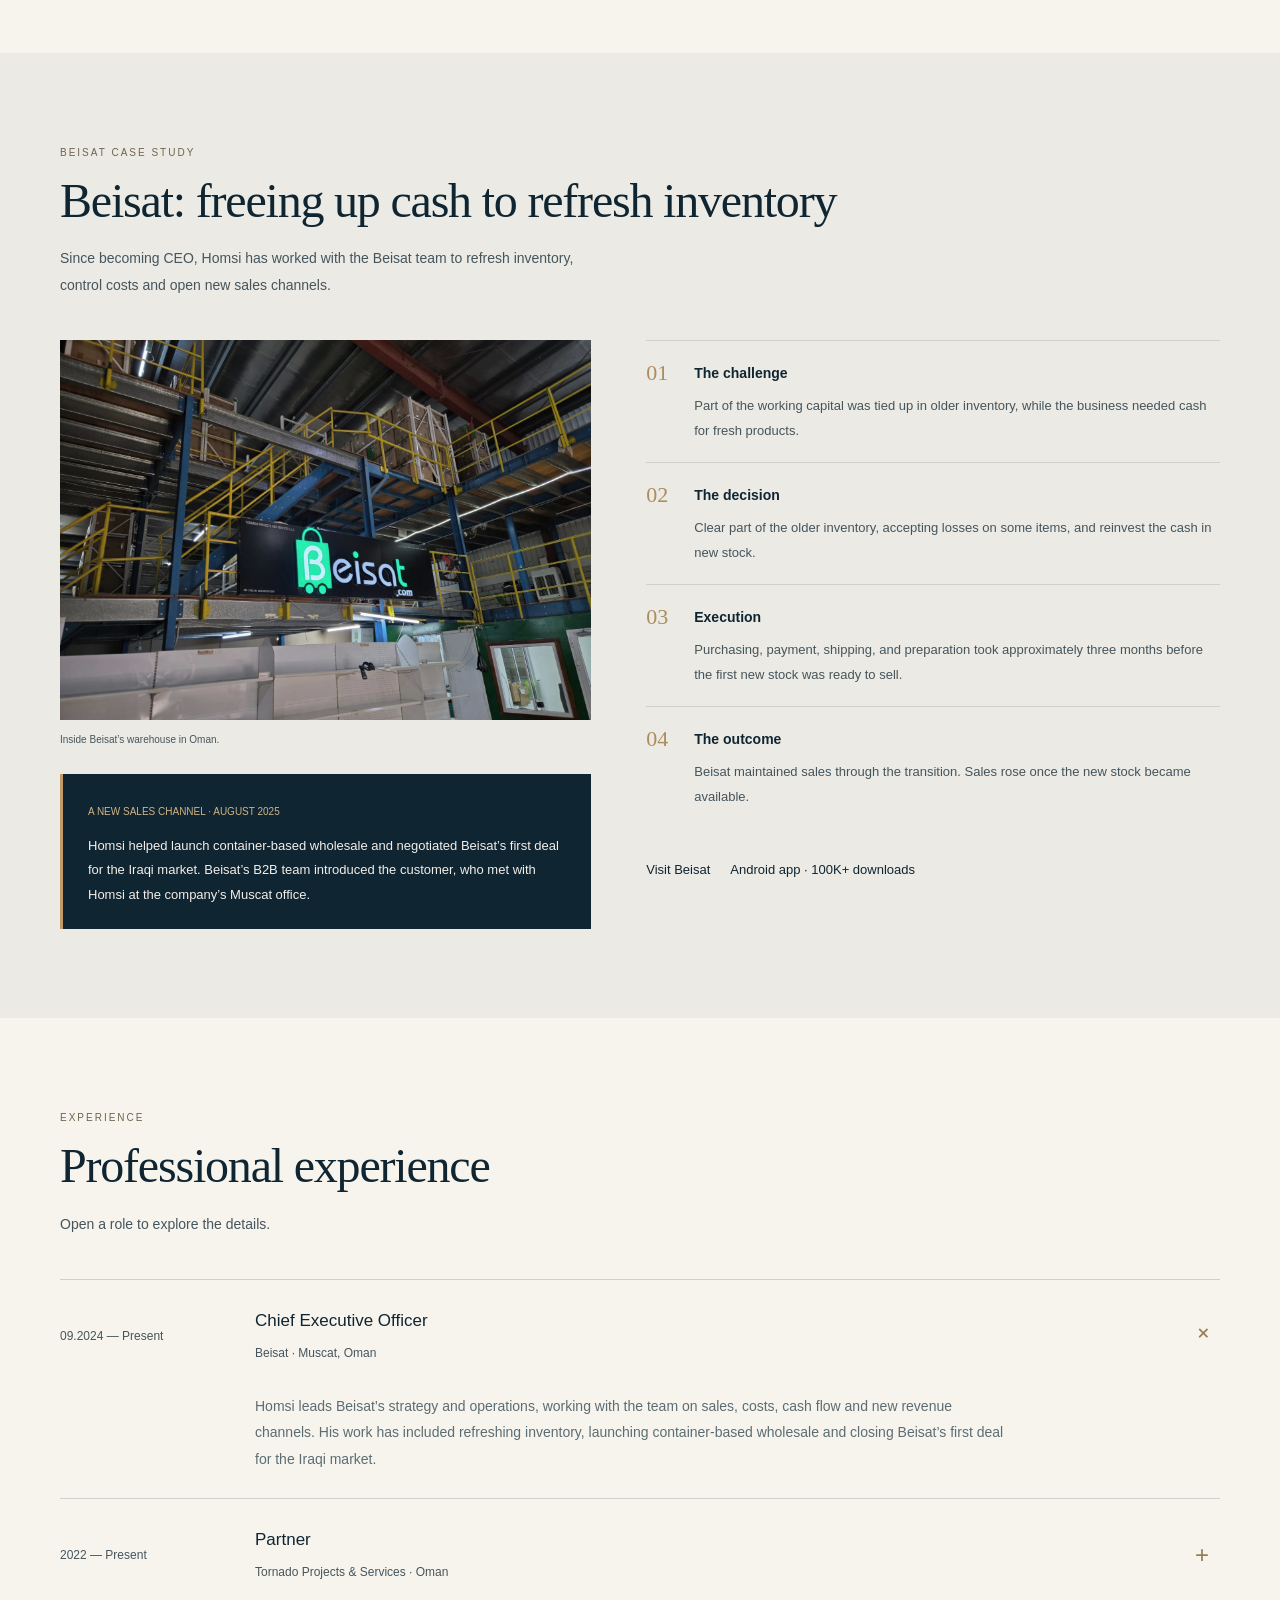
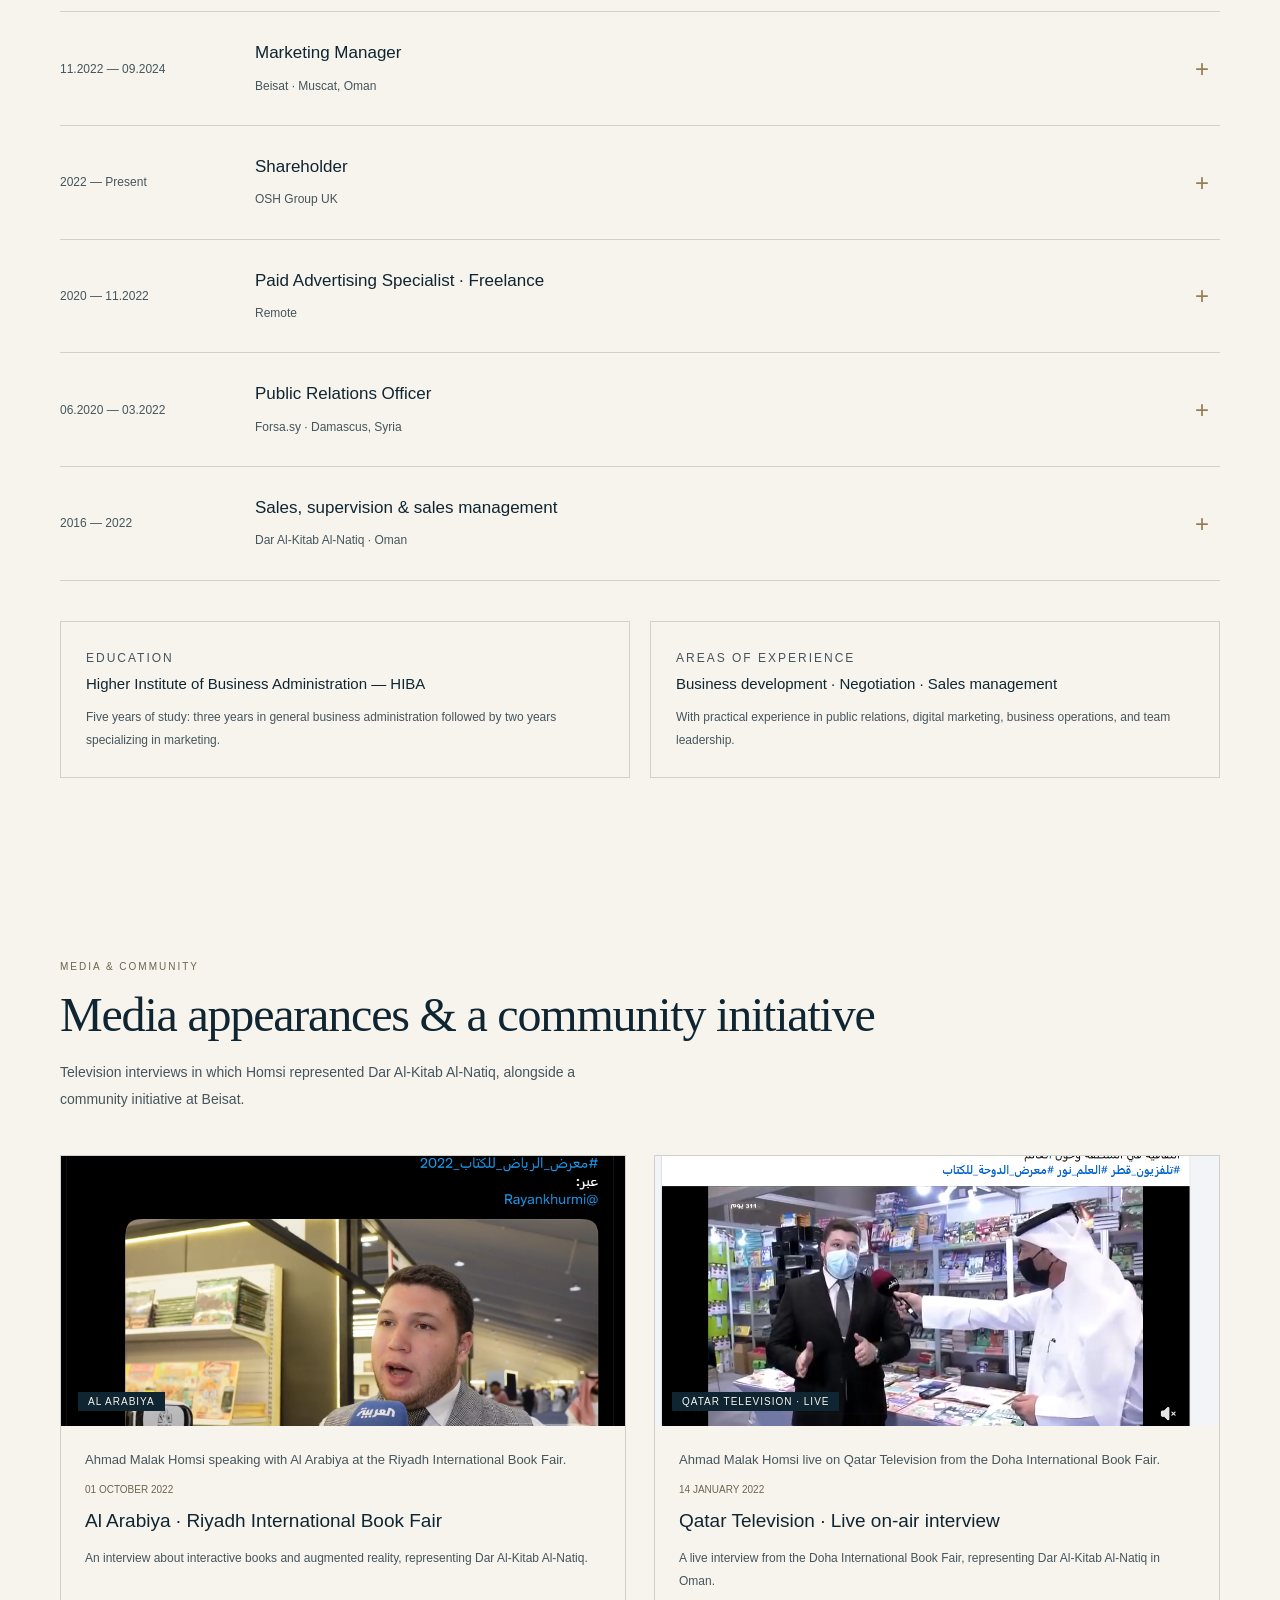
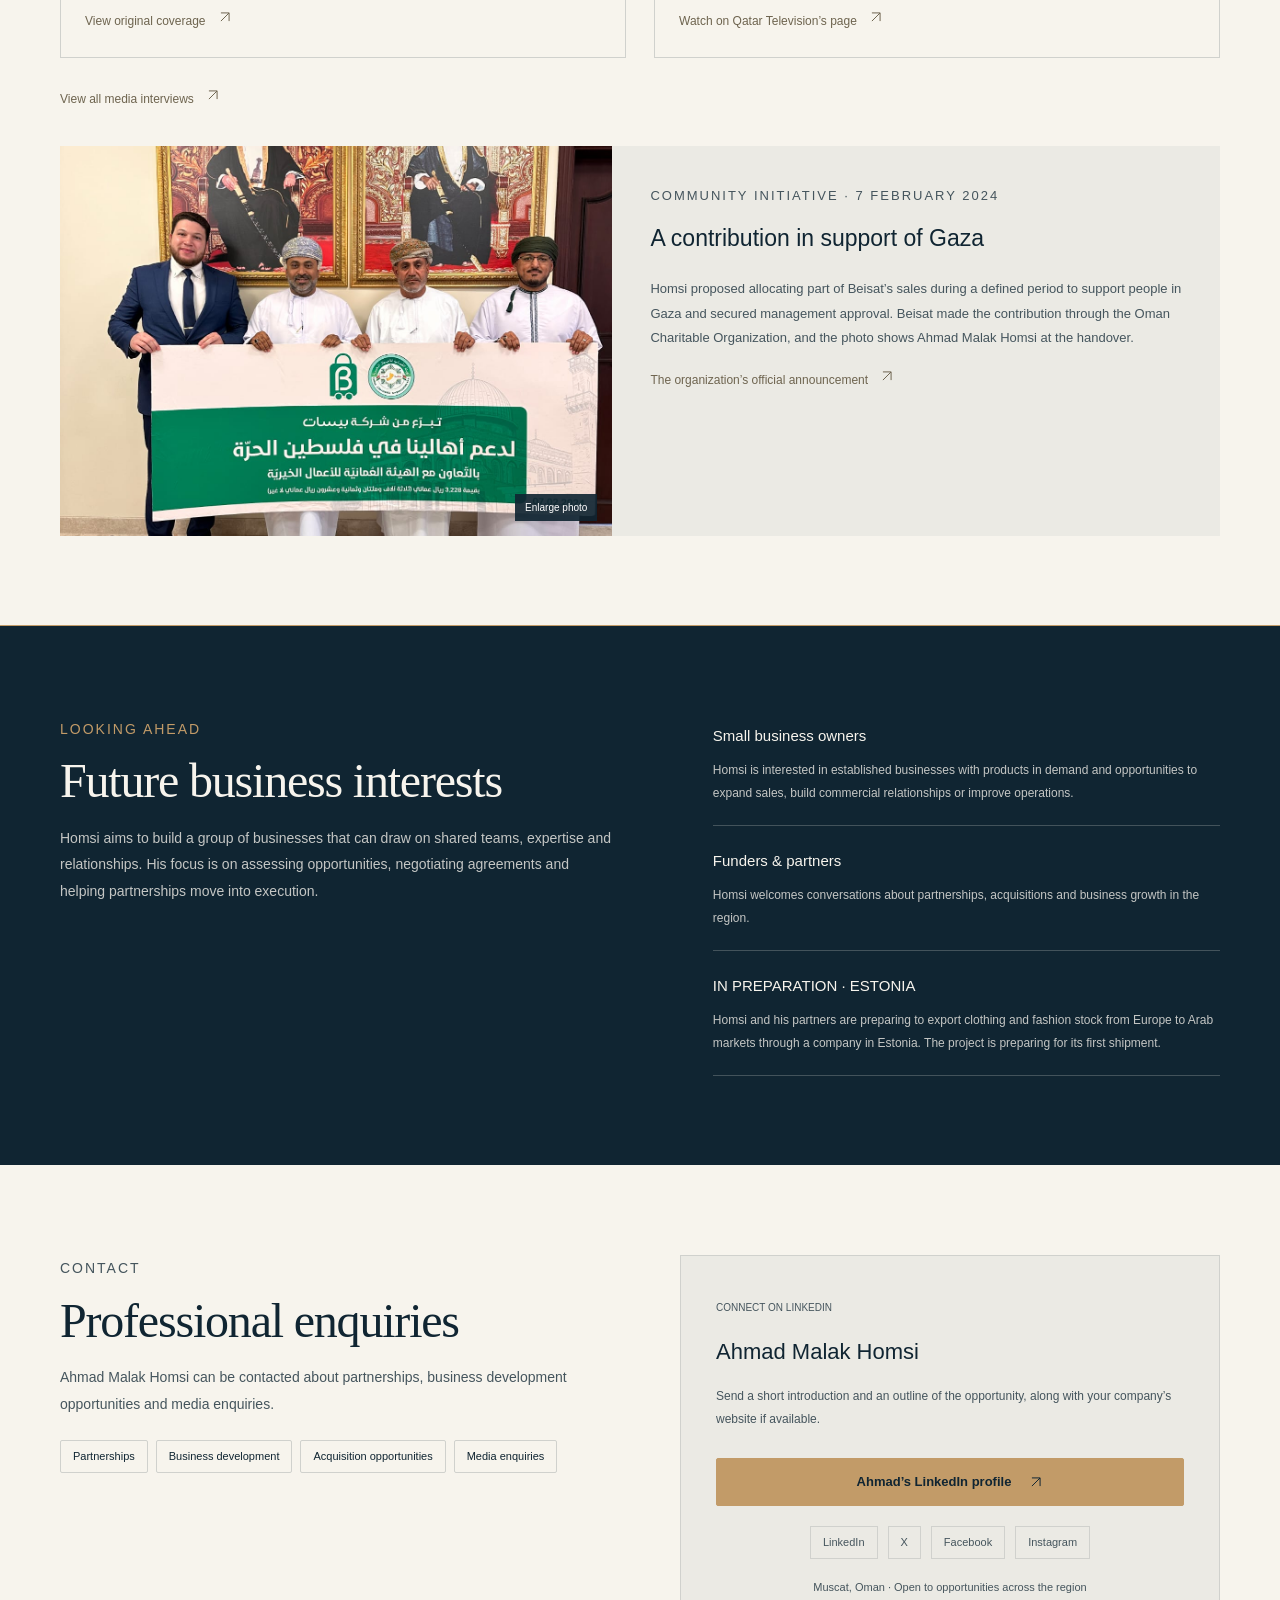
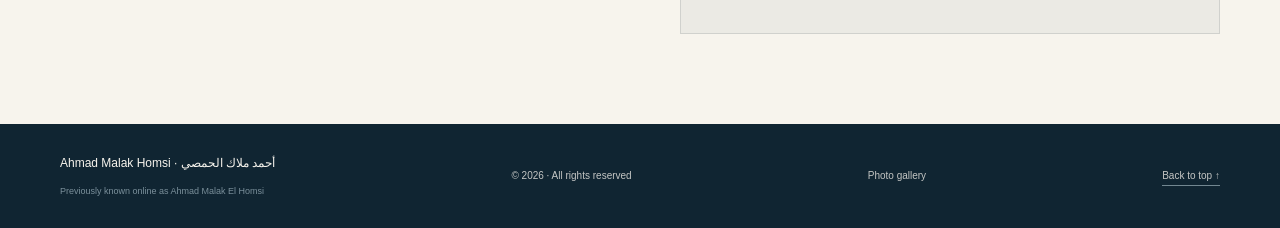
<file: en/index.html>
<!doctype html>
<html lang="en" dir="ltr">
<head>
<meta charset="utf-8">
<meta name="viewport" content="width=device-width,initial-scale=1">
<meta name="theme-color" content="#102532">
<title>Ahmad Malak Homsi — Business Development &amp; Partnerships</title>
<meta name="description" content="Ahmad Malak Homsi, CEO of Beisat and partner at Tornado Projects &amp; Services in Oman. Explore his work in business development, negotiation and partnerships.">
<meta property="og:type" content="profile">
<meta name="color-scheme" content="light">
<meta name="robots" content="max-image-preview:large">
<script type="application/ld+json">{"@context":"https://schema.org","@graph":[{"@type":"WebSite","@id":"https://ahmadmalakhomsi.com/#website","url":"https://ahmadmalakhomsi.com/","name":"أحمد ملاك الحمصي","alternateName":"Ahmad Malak Homsi"},{"@type":"ProfilePage","url":"https://ahmadmalakhomsi.com/en/","mainEntity":{"@type":"Person","name":"Ahmad Malak Homsi","alternateName":["أحمد ملاك الحمصي","Ahmad Malak El Homsi","Ahmad Malak Homsy"],"jobTitle":"Chief Executive Officer at Beisat","worksFor":{"@type":"Organization","name":"Beisat","url":"https://beisat.com/"},"alumniOf":{"@type":"EducationalOrganization","name":"Higher Institute of Business Administration"},"sameAs":["https://www.linkedin.com/in/ahmadmalakhomsi/","https://x.com/ahmadmalakhomsi","https://www.facebook.com/ahmadmalakhomsi/","https://www.instagram.com/ahmadmalakhomsi/"],"knowsAbout":["Business Development","Negotiation","Sales Management","Business Operations"],"homeLocation":{"@type":"Place","name":"Muscat, Oman"},"@id":"https://ahmadmalakhomsi.com/#ahmad-malak-homsi","url":"https://ahmadmalakhomsi.com/","image":"https://ahmadmalakhomsi.com/assets/ahmad-malak-homsi-portrait.jpg"},"inLanguage":"en","primaryImageOfPage":{"@type":"ImageObject","contentUrl":"https://ahmadmalakhomsi.com/assets/ahmad-malak-homsi-portrait.jpg"},"isPartOf":{"@id":"https://ahmadmalakhomsi.com/#website"}}]}</script>
<link rel="stylesheet" href="/assets/site.css">
<link rel="canonical" href="https://ahmadmalakhomsi.com/en/"><link rel="alternate" hreflang="ar" href="https://ahmadmalakhomsi.com/"><link rel="alternate" hreflang="en" href="https://ahmadmalakhomsi.com/en/"><link rel="alternate" hreflang="x-default" href="https://ahmadmalakhomsi.com/"><meta property="og:url" content="https://ahmadmalakhomsi.com/en/"><meta property="og:title" content="Ahmad Malak Homsi | Business Development &amp; Partnerships">
<meta property="og:description" content="CEO of Beisat. Explore my work in business development, partnerships and negotiation.">
<meta property="og:site_name" content="Ahmad Malak Homsi">
<meta property="og:image" content="https://ahmadmalakhomsi.com/ahmad-malak-homsi-share.jpg">
<meta property="og:image:type" content="image/jpeg">
<meta property="og:image:width" content="1200">
<meta property="og:image:height" content="630">
<meta property="og:image:alt" content="Portrait of Ahmad Malak Homsi with his name in English and Arabic">
<meta property="og:locale" content="en_US">
<meta property="og:locale:alternate" content="ar_OM">
<meta name="twitter:card" content="summary_large_image">
<meta name="twitter:title" content="Ahmad Malak Homsi | Business Development &amp; Partnerships">
<meta name="twitter:description" content="CEO of Beisat. Explore my work in business development, partnerships and negotiation.">
<meta name="twitter:image" content="https://ahmadmalakhomsi.com/ahmad-malak-homsi-share.jpg">
<meta name="twitter:image:alt" content="Portrait of Ahmad Malak Homsi with his name in English and Arabic">
<link rel="icon" href="/favicon.svg" type="image/svg+xml" sizes="any">
<link rel="stylesheet" href="/assets/brand.css?v=6">
</head>
<body dir="ltr">
<svg width="0" height="0" aria-hidden="true" focusable="false" style="position:absolute">
  <defs>
    <filter id="amh-header-colors" color-interpolation-filters="sRGB">
      <!-- Use the original red channel to distinguish the navy letters from the gold accent. -->
      <fecolormatrix type="matrix" values="1 0 0 0 0  1 0 0 0 0  1 0 0 0 0  0 0 0 1 0"></fecolormatrix>
      <fecomponenttransfer>
        <fefuncr type="discrete" tablevalues=".969 .839"></fefuncr>
        <fefuncg type="discrete" tablevalues=".945 .682"></fefuncg>
        <fefuncb type="discrete" tablevalues=".902 .416"></fefuncb>
      </fecomponenttransfer>
    </filter>
  </defs>
</svg>
<a class="skip" href="#main">Skip to content</a>
<header class="header"><nav class="nav wrap" aria-label="Main navigation">
<a class="brand" href="#top" aria-label="Ahmad Malak Homsi — Home"><img class="brand-mark" src="/assets/0f6754c9be452e67.png" alt="AMH"><span><strong>Ahmad Malak Homsi</strong><small>BUSINESS &amp; PARTNERSHIPS</small></span></a>
<div class="navlinks" id="navlinks"><a href="#about">About</a><a href="#experience">Experience</a><a href="#media">Media &amp; impact</a><a href="#contact">Get in touch</a></div>
<a class="lang" id="lang" aria-label="التبديل إلى العربية" href="/">عربي</a><button class="menu" id="menu" type="button" aria-controls="navlinks" aria-expanded="false" aria-label="Open navigation menu">☰</button>
</nav></header>
<main id="main">
<section class="hero" id="top"><div class="wrap hero-grid"><div>
<div class="eyebrow">MUSCAT, OMAN</div>
<h1>Ahmad Malak Homsi</h1>
<p class="latin-name">أحمد ملاك الحمصي</p>
<h2>Business Development &amp; Partnerships</h2>
<p class="hero-copy">Ahmad Malak Homsi is CEO of Beisat and a partner at Tornado Projects &amp; Services. His work focuses on business development, commercial negotiations and partnerships.</p>
<div class="actions"><a class="button" href="#contact"><span>Discuss an opportunity</span><span class="arrow" aria-hidden="true"></span></a><a class="textlink" href="#case"><span>The Beisat case study</span><span aria-hidden="true">↓</span></a></div>
</div><div class="portrait-frame"><div class="portrait-stage"><div class="portrait"><img src="/assets/ahmad-malak-homsi-portrait.jpg" alt="Portrait of Ahmad Malak Homsi" width="218" height="218"></div></div></div></div></section>
<div class="trust"><div class="wrap trust-grid"><div class="trust-item"><small>EXECUTIVE ROLE</small><strong>CEO of Beisat since 2024</strong></div><div class="trust-item"><small>CAREER</small><strong>Started in sales in 2016</strong></div><div class="trust-item"><small>MEDIA APPEARANCES</small><strong>Al Arabiya Saudi Arabia · Qatar TV</strong></div></div></div>
<section id="about" class="section"><div class="wrap"><div class="section-top"><div><p class="kicker">ABOUT AHMAD</p><h2>Ahmad Malak Homsi began his career in sales</h2></div><span class="number" aria-hidden="true">01 / ABOUT</span></div><div class="about-grid"><div class="about-copy"><p>Ahmad Malak Homsi began his career in book fair sales in 2016, working directly with customers. He went on to supervise and manage sales at Dar Al-Kitab Al-Natiq in Oman and represented the publisher in television interviews at regional book fairs.</p><p>Homsi worked in public relations and digital advertising before joining Beisat as Marketing Manager in Muscat in November 2022. He became CEO in September 2024. He is also a partner at Tornado Projects &amp; Services, which owns the Beisat brand, and holds a stake in OSH Group UK.</p></div>
<figure class="event-note">
  <img src="/assets/syrian-omani-business-council.jpg" alt="Ahmad Malak Homsi taking notes at the Omani Business Council Conference" width="1170" height="878" loading="lazy">
  <figcaption>Ahmad Malak Homsi at the Omani Business Council Conference.</figcaption>
</figure>
<div class="about-quote"><p class="quote">In negotiations, Homsi focuses on understanding the other party’s needs and agreeing on practical next steps.</p><span class="signature" dir="ltr">Ahmad Malak Homsi</span></div>
</div>
<div class="capabilities"><div><b>Business development</b><p>Exploring sales opportunities, markets, and new revenue channels.</p></div><div><b>Negotiation &amp; sales</b><p>Meeting customers, understanding their needs, and following deals through to completion.</p></div><div><b>Business operations</b><p>Working with the team on cash flow, costs, sales, and execution.</p></div></div></div></section>
<section class="section case" id="case"><div class="wrap"><div class="section-top"><div><p class="kicker">BEISAT CASE STUDY</p><h2>Beisat: freeing up cash to refresh inventory</h2><p class="section-lead">Since becoming CEO, Homsi has worked with the Beisat team to refresh inventory, control costs and open new sales channels.</p></div><span class="number" aria-hidden="true">02 / BEISAT</span></div><div class="case-grid"><div><img class="case-image" src="/assets/f78b34d52b86da25.jpg" alt="Beisat sign inside the company warehouse in Oman" loading="lazy"><p class="photo-credit">Inside Beisat’s warehouse in Oman.</p><div class="deal-note"><small>A NEW SALES CHANNEL · AUGUST 2025</small><p>Homsi helped launch container-based wholesale and negotiated Beisat’s first deal for the Iraqi market. Beisat’s B2B team introduced the customer, who met with Homsi at the company’s Muscat office.</p></div></div><div><div class="case-step"><span class="step-num">01</span><div><h3>The challenge</h3><p>Part of the working capital was tied up in older inventory, while the business needed cash for fresh products.</p></div></div><div class="case-step"><span class="step-num">02</span><div><h3>The decision</h3><p>Clear part of the older inventory, accepting losses on some items, and reinvest the cash in new stock.</p></div></div><div class="case-step"><span class="step-num">03</span><div><h3>Execution</h3><p>Purchasing, payment, shipping, and preparation took approximately three months before the first new stock was ready to sell.</p></div></div><div class="case-step"><span class="step-num">04</span><div><h3>The outcome</h3><p>Beisat maintained sales through the transition. Sales rose once the new stock became available.</p></div></div><div class="actions"><a class="textlink" href="https://beisat.com/" target="_blank" rel="noopener noreferrer"><span>Visit Beisat</span></a><a class="textlink" href="https://play.google.com/store/apps/details?id=com.beisat.android&amp;hl=en" target="_blank" rel="noopener noreferrer"><span>Android app · 100K+ downloads</span></a></div></div></div></div></section>
<section class="section" id="experience"><div class="wrap"><div class="section-top"><div><p class="kicker">EXPERIENCE</p><h2>Professional experience</h2><p class="section-lead">Open a role to explore the details.</p></div><span class="number" aria-hidden="true">03 / EXPERIENCE</span></div><div class="timeline">
<details open><summary><span class="date">09.2024 — Present</span><span><strong class="role-title">Chief Executive Officer</strong><span class="company">Beisat · Muscat, Oman</span></span><span class="plus" aria-hidden="true">+</span></summary><div class="detail-content"><p>Homsi leads Beisat’s strategy and operations, working with the team on sales, costs, cash flow and new revenue channels. His work has included refreshing inventory, launching container-based wholesale and closing Beisat’s first deal for the Iraqi market.</p></div></details>
<details><summary><span class="date">2022 — Present</span><span><strong class="role-title">Partner</strong><span class="company">Tornado Projects &amp; Services · Oman</span></span><span class="plus" aria-hidden="true">+</span></summary><div class="detail-content"><p>Homsi is a partner in the Oman-based company that owns the Beisat brand, alongside his executive role at Beisat.</p></div></details>
<details><summary><span class="date">11.2022 — 09.2024</span><span><strong class="role-title">Marketing Manager</strong><span class="company">Beisat · Muscat, Oman</span></span><span class="plus" aria-hidden="true">+</span></summary><div class="detail-content"><p>Homsi led marketing from the Muscat office after working remotely with Beisat on digital advertising. He also proposed the campaign allocating part of sales to support Palestinians.</p></div></details>
<details><summary><span class="date">2022 — Present</span><span><strong class="role-title">Shareholder</strong><span class="company">OSH Group UK</span></span><span class="plus" aria-hidden="true">+</span></summary><div class="detail-content"><p>Homsi holds a stake in OSH Group UK, whose website describes its advisory services for business owners and decision-makers.</p><a href="https://www.oshgroup.digital/" target="_blank" rel="noopener noreferrer">Official website </a></div></details>
<details><summary><span class="date">2020 — 11.2022</span><span><strong class="role-title">Paid Advertising Specialist · Freelance</strong><span class="company">Remote</span></span><span class="plus" aria-hidden="true">+</span></summary><div class="detail-content"><p>Homsi managed paid advertising campaigns for clients including Beisat. The collaboration led to his appointment as the company’s Marketing Manager in November 2022.</p></div></details>
<details><summary><span class="date">06.2020 — 03.2022</span><span><strong class="role-title">Public Relations Officer</strong><span class="company">Forsa.sy · Damascus, Syria</span></span><span class="plus" aria-hidden="true">+</span></summary><div class="detail-content"><p>Homsi managed the platform’s external relationships and communications with businesses and international organizations.</p><a href="https://www.facebook.com/share/p/1FXpP3RZpK/" target="_blank" rel="noopener noreferrer">Forsa’s team introduction </a></div></details>
<details><summary><span class="date">2016 — 2022</span><span><strong class="role-title">Sales, supervision &amp; sales management</strong><span class="company">Dar Al-Kitab Al-Natiq · Oman</span></span><span class="plus" aria-hidden="true">+</span></summary><div class="detail-content"><p>Homsi began in book fair sales and moved into supervision and sales management. He worked directly with customers and represented the publisher in television interviews at regional book fairs.</p></div></details></div>
<div class="education"><div class="edu-panel"><p class="kicker">EDUCATION</p><h3>Higher Institute of Business Administration — HIBA</h3><p>Five years of study: three years in general business administration followed by two years specializing in marketing.</p></div><div class="edu-panel"><p class="kicker">AREAS OF EXPERIENCE</p><h3>Business development · Negotiation · Sales management</h3><p>With practical experience in public relations, digital marketing, business operations, and team leadership.</p></div></div></div></section>
<section class="section media-section" id="media"><div class="wrap"><div class="section-top"><div><p class="kicker">MEDIA &amp; COMMUNITY</p><h2>Media appearances &amp; a community initiative</h2><p class="section-lead">Television interviews in which Homsi represented Dar Al-Kitab Al-Natiq, alongside a community initiative at Beisat.</p></div><span class="number" aria-hidden="true">04 / MEDIA</span></div><div class="media-grid"><article class="media-card"><a href="https://x.com/AlArabiya_KSA/status/1576208315209621504" target="_blank" rel="noopener noreferrer" class="media-visual" aria-label="Watch the Al Arabiya interview"><img src="/assets/538112f0e08a0ca0.png" alt="Ahmad Malak Homsi on Al Arabiya at the Riyadh International Book Fair" loading="lazy"><span class="media-tag">AL ARABIYA</span></a><div class="media-body"><p class="media-caption">Ahmad Malak Homsi speaking with Al Arabiya at the Riyadh International Book Fair.</p><small>01 OCTOBER 2022</small><h3>Al Arabiya · Riyadh International Book Fair</h3><p>An interview about interactive books and augmented reality, representing Dar Al-Kitab Al-Natiq.</p><a class="media-link" href="https://x.com/AlArabiya_KSA/status/1576208315209621504" target="_blank" rel="noopener noreferrer"><span>View original coverage</span></a></div></article><article class="media-card"><a class="media-visual" href="https://www.facebook.com/share/v/19sV444Bwp/" target="_blank" rel="noopener noreferrer" aria-label="Watch the Qatar Television interview"><img src="/assets/9ce82f50197b140a.png" alt="Ahmad Malak Homsi live on Qatar Television at the Doha International Book Fair" loading="lazy"><span class="media-tag">QATAR TELEVISION · LIVE</span></a><div class="media-body"><p class="media-caption">Ahmad Malak Homsi live on Qatar Television from the Doha International Book Fair.</p><small>14 JANUARY 2022</small><h3>Qatar Television · Live on-air interview</h3><p>A live interview from the Doha International Book Fair, representing Dar Al-Kitab Al-Natiq in Oman.</p><a class="media-link" href="https://www.facebook.com/share/v/19sV444Bwp/" target="_blank" rel="noopener noreferrer"><span>Watch on Qatar Television’s page</span></a></div></article></div>
<div class="actions"><a class="media-link" href="/en/media/">View all media interviews</a></div>
<article class="community"><button class="community-picture" id="open-photo" type="button" aria-label="Enlarge the Beisat donation handover photo"><img src="/assets/8f0a66f0a7d22e40.jpg" alt="Ahmad Malak Homsi at the handover of Beisat’s contribution in support of Gaza on February 7, 2024" loading="lazy"><span class="zoom-hint">Enlarge photo </span></button><div class="community-copy"><p class="kicker">COMMUNITY INITIATIVE · 7 FEBRUARY 2024</p><h3>A contribution in support of Gaza</h3><p>Homsi proposed allocating part of Beisat’s sales during a defined period to support people in Gaza and secured management approval. Beisat made the contribution through the Oman Charitable Organization, and the photo shows Ahmad Malak Homsi at the handover.</p><a class="media-link" href="https://x.com/ocooman/status/1755144523699646489" target="_blank" rel="noopener noreferrer"><span>The organization’s official announcement</span></a></div></article>
</div></section>
<section class="section vision" id="vision"><div class="wrap vision-grid"><div><p class="kicker">LOOKING AHEAD</p><h2>Future business interests</h2><p>Homsi aims to build a group of businesses that can draw on shared teams, expertise and relationships. His focus is on assessing opportunities, negotiating agreements and helping partnerships move into execution.</p></div><div class="vision-list"><div class="vision-item"><strong>Small business owners</strong><p>Homsi is interested in established businesses with products in demand and opportunities to expand sales, build commercial relationships or improve operations.</p></div><div class="vision-item"><strong>Funders &amp; partners</strong><p>Homsi welcomes conversations about partnerships, acquisitions and business growth in the region.</p></div><div class="vision-item"><strong>IN PREPARATION · ESTONIA</strong><p>Homsi and his partners are preparing to export clothing and fashion stock from Europe to Arab markets through a company in Estonia. The project is preparing for its first shipment.</p></div></div></div></section>
<section class="section contact" id="contact"><div class="wrap contact-grid"><div><p class="kicker">CONTACT</p><h2>Professional enquiries</h2><p>Ahmad Malak Homsi can be contacted about partnerships, business development opportunities and media enquiries.</p><div class="contact-topics"><span class="topic">Partnerships</span><span class="topic">Business development</span><span class="topic">Acquisition opportunities</span><span class="topic">Media enquiries</span></div></div><div class="contact-panel"><small>CONNECT ON LINKEDIN</small><h3>Ahmad Malak Homsi</h3><p>Send a short introduction and an outline of the opportunity, along with your company’s website if available.</p><a class="button" href="https://www.linkedin.com/in/ahmadmalakhomsi/" target="_blank" rel="noopener noreferrer"><span>Ahmad’s LinkedIn profile</span></a><div class="social-links" aria-label="Social profiles"><a href="https://www.linkedin.com/in/ahmadmalakhomsi/" target="_blank" rel="noopener noreferrer">LinkedIn</a><a href="https://x.com/ahmadmalakhomsi" target="_blank" rel="noopener noreferrer">X</a><a href="https://www.facebook.com/ahmadmalakhomsi/" target="_blank" rel="noopener noreferrer">Facebook</a><a href="https://www.instagram.com/ahmadmalakhomsi/" target="_blank" rel="noopener noreferrer">Instagram</a></div><div class="contact-location">Muscat, Oman · Open to opportunities across the region</div></div></div></section>
</main>
<footer class="footer"><div class="wrap footer-inner"><div><strong>Ahmad Malak Homsi · أحمد ملاك الحمصي</strong><div class="previous-name">Previously known online as Ahmad Malak El Homsi</div></div><span>© 2026 · All rights reserved</span><a href="/en/photos/">Photo gallery</a><a class="backtop" href="#top">Back to top ↑</a></div></footer>
<dialog class="dialog" id="photo-dialog" aria-labelledby="photo-caption"><button class="dialog-close" id="close-photo" type="button" aria-label="Close photo">×</button><img src="/assets/8f0a66f0a7d22e40.jpg" alt="Full photo of Beisat’s donation handover to the Oman Charitable Organization"><div class="dialog-caption" id="photo-caption">Beisat contribution handover · Oman Charitable Organization · 7 February 2024</div></dialog>
<script>
(function(){
  const menuButton=document.getElementById('menu');
  const links=document.getElementById('navlinks');
  const dialog=document.getElementById('photo-dialog');
  function closeMenu(){links.classList.remove('open');menuButton.setAttribute('aria-expanded','false');}
  menuButton.addEventListener('click',function(){const open=links.classList.toggle('open');menuButton.setAttribute('aria-expanded',String(open));});
  links.querySelectorAll('a').forEach(function(link){link.addEventListener('click',closeMenu);});
  document.addEventListener('keydown',function(event){if(event.key==='Escape')closeMenu();});
  document.getElementById('open-photo').addEventListener('click',function(){dialog.showModal();});
  document.getElementById('close-photo').addEventListener('click',function(){dialog.close();});
  dialog.addEventListener('click',function(event){if(event.target===dialog){const bounds=dialog.getBoundingClientRect();if(event.clientX<bounds.left||event.clientX>bounds.right||event.clientY<bounds.top||event.clientY>bounds.bottom)dialog.close();}});
})();
</script>
</body>
</html>
</file>
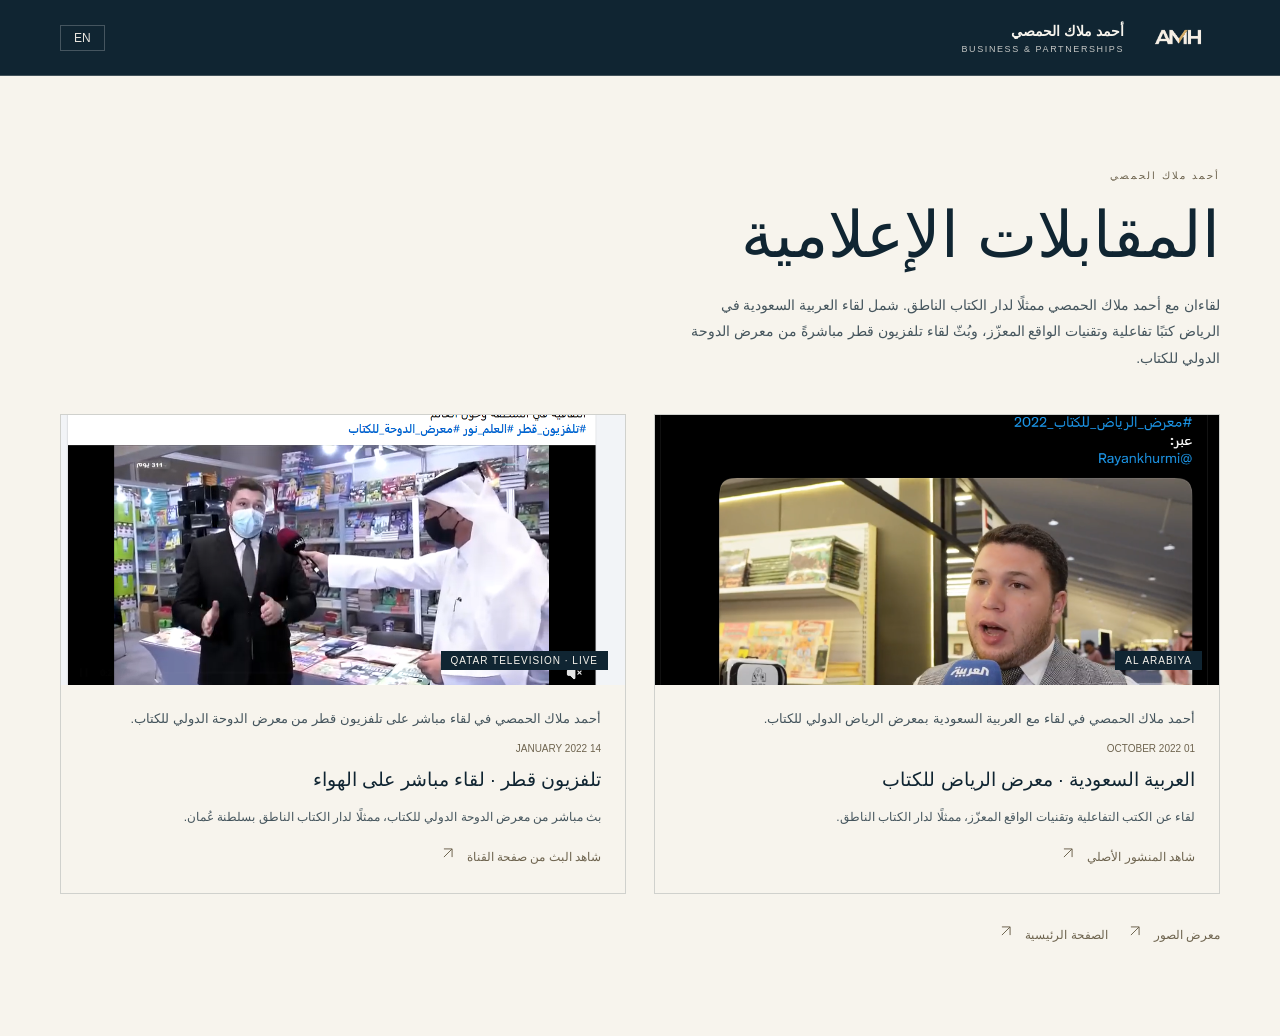
<file: media/index.html>
<!doctype html>
<html lang="ar" dir="rtl">
<head>
<meta charset="utf-8">
<meta name="viewport" content="width=device-width,initial-scale=1">
<meta name="theme-color" content="#102532">
<title>المقابلات الإعلامية | أحمد ملاك الحمصي</title>
<meta name="description" content="لقاءان مع أحمد ملاك الحمصي ممثلًا لدار الكتاب الناطق. شمل لقاء العربية السعودية في الرياض كتبًا تفاعلية وتقنيات الواقع المعزّز، وبُثّ لقاء تلفزيون قطر مباشرةً من معرض الدوحة الدولي للكتاب.">
<meta name="robots" content="max-image-preview:large">
<link rel="canonical" href="https://ahmadmalakhomsi.com/media/">
<link rel="alternate" hreflang="ar" href="https://ahmadmalakhomsi.com/media/">
<link rel="alternate" hreflang="en" href="https://ahmadmalakhomsi.com/en/media/">
<link rel="alternate" hreflang="x-default" href="https://ahmadmalakhomsi.com/media/">
<link rel="icon" href="/favicon.svg" type="image/svg+xml" sizes="any">
<link rel="stylesheet" href="/assets/site.css">
<link rel="stylesheet" href="/assets/brand.css?v=6">
</head>
<body dir="rtl">
<svg width="0" height="0" aria-hidden="true" focusable="false" style="position:absolute">
  <defs>
    <filter id="amh-header-colors" color-interpolation-filters="sRGB">
      <!-- Use the original red channel to distinguish the navy letters from the gold accent. -->
      <fecolormatrix type="matrix" values="1 0 0 0 0  1 0 0 0 0  1 0 0 0 0  0 0 0 1 0"></fecolormatrix>
      <fecomponenttransfer>
        <fefuncr type="discrete" tablevalues=".969 .839"></fefuncr>
        <fefuncg type="discrete" tablevalues=".945 .682"></fefuncg>
        <fefuncb type="discrete" tablevalues=".902 .416"></fefuncb>
      </fecomponenttransfer>
    </filter>
  </defs>
</svg>
<a class="skip" href="#main">انتقل إلى المحتوى</a>
<header class="header">
  <nav class="nav wrap" aria-label="الصفحة الرئيسية">
    <a class="brand" href="/" aria-label="أحمد ملاك الحمصي — الصفحة الرئيسية"><img class="brand-mark" src="/assets/0f6754c9be452e67.png" alt="AMH"><span><strong>أحمد ملاك الحمصي</strong><small>BUSINESS &amp; PARTNERSHIPS</small></span></a>
    <a class="lang" aria-label="Switch to English" href="/en/media/">EN</a>
  </nav>
</header>
<main id="main" class="section media-section interviews-page">
  <div class="wrap">
    <div class="section-top">
      <div>
        <p class="kicker">أحمد ملاك الحمصي</p>
        <h1>المقابلات الإعلامية</h1>
        <p class="section-lead">لقاءان مع أحمد ملاك الحمصي ممثلًا لدار الكتاب الناطق. شمل لقاء العربية السعودية في الرياض كتبًا تفاعلية وتقنيات الواقع المعزّز، وبُثّ لقاء تلفزيون قطر مباشرةً من معرض الدوحة الدولي للكتاب.</p>
      </div>
    </div>
    <div class="media-grid"><article class="media-card"><a href="https://x.com/AlArabiya_KSA/status/1576208315209621504" target="_blank" rel="noopener noreferrer" class="media-visual" aria-label="مشاهدة لقاء العربية السعودية"><img src="/assets/538112f0e08a0ca0.png" alt="أحمد ملاك الحمصي في لقاء مع العربية السعودية بمعرض الرياض الدولي للكتاب" loading="lazy"><span class="media-tag">AL ARABIYA</span></a><div class="media-body"><p class="media-caption">أحمد ملاك الحمصي في لقاء مع العربية السعودية بمعرض الرياض الدولي للكتاب.</p><small>01 OCTOBER 2022</small><h3>العربية السعودية · معرض الرياض للكتاب</h3><p>لقاء عن الكتب التفاعلية وتقنيات الواقع المعزّز، ممثلًا لدار الكتاب الناطق.</p><a class="media-link" href="https://x.com/AlArabiya_KSA/status/1576208315209621504" target="_blank" rel="noopener noreferrer"><span>شاهد المنشور الأصلي</span></a></div></article><article class="media-card"><a class="media-visual" href="https://www.facebook.com/share/v/19sV444Bwp/" target="_blank" rel="noopener noreferrer" aria-label="مشاهدة البث المباشر من تلفزيون قطر"><img src="/assets/9ce82f50197b140a.png" alt="أحمد ملاك الحمصي في بث مباشر مع تلفزيون قطر بمعرض الدوحة الدولي للكتاب" loading="lazy"><span class="media-tag">QATAR TELEVISION · LIVE</span></a><div class="media-body"><p class="media-caption">أحمد ملاك الحمصي في لقاء مباشر على تلفزيون قطر من معرض الدوحة الدولي للكتاب.</p><small>14 JANUARY 2022</small><h3>تلفزيون قطر · لقاء مباشر على الهواء</h3><p>بث مباشر من معرض الدوحة الدولي للكتاب، ممثلًا لدار الكتاب الناطق بسلطنة عُمان.</p><a class="media-link" href="https://www.facebook.com/share/v/19sV444Bwp/" target="_blank" rel="noopener noreferrer"><span>شاهد البث من صفحة القناة</span></a></div></article></div>
    <div class="actions"><a class="media-link" href="/photos/">معرض الصور</a><a class="media-link" href="/">الصفحة الرئيسية</a></div>
  </div>
</main>
</body>
</html>
</file>
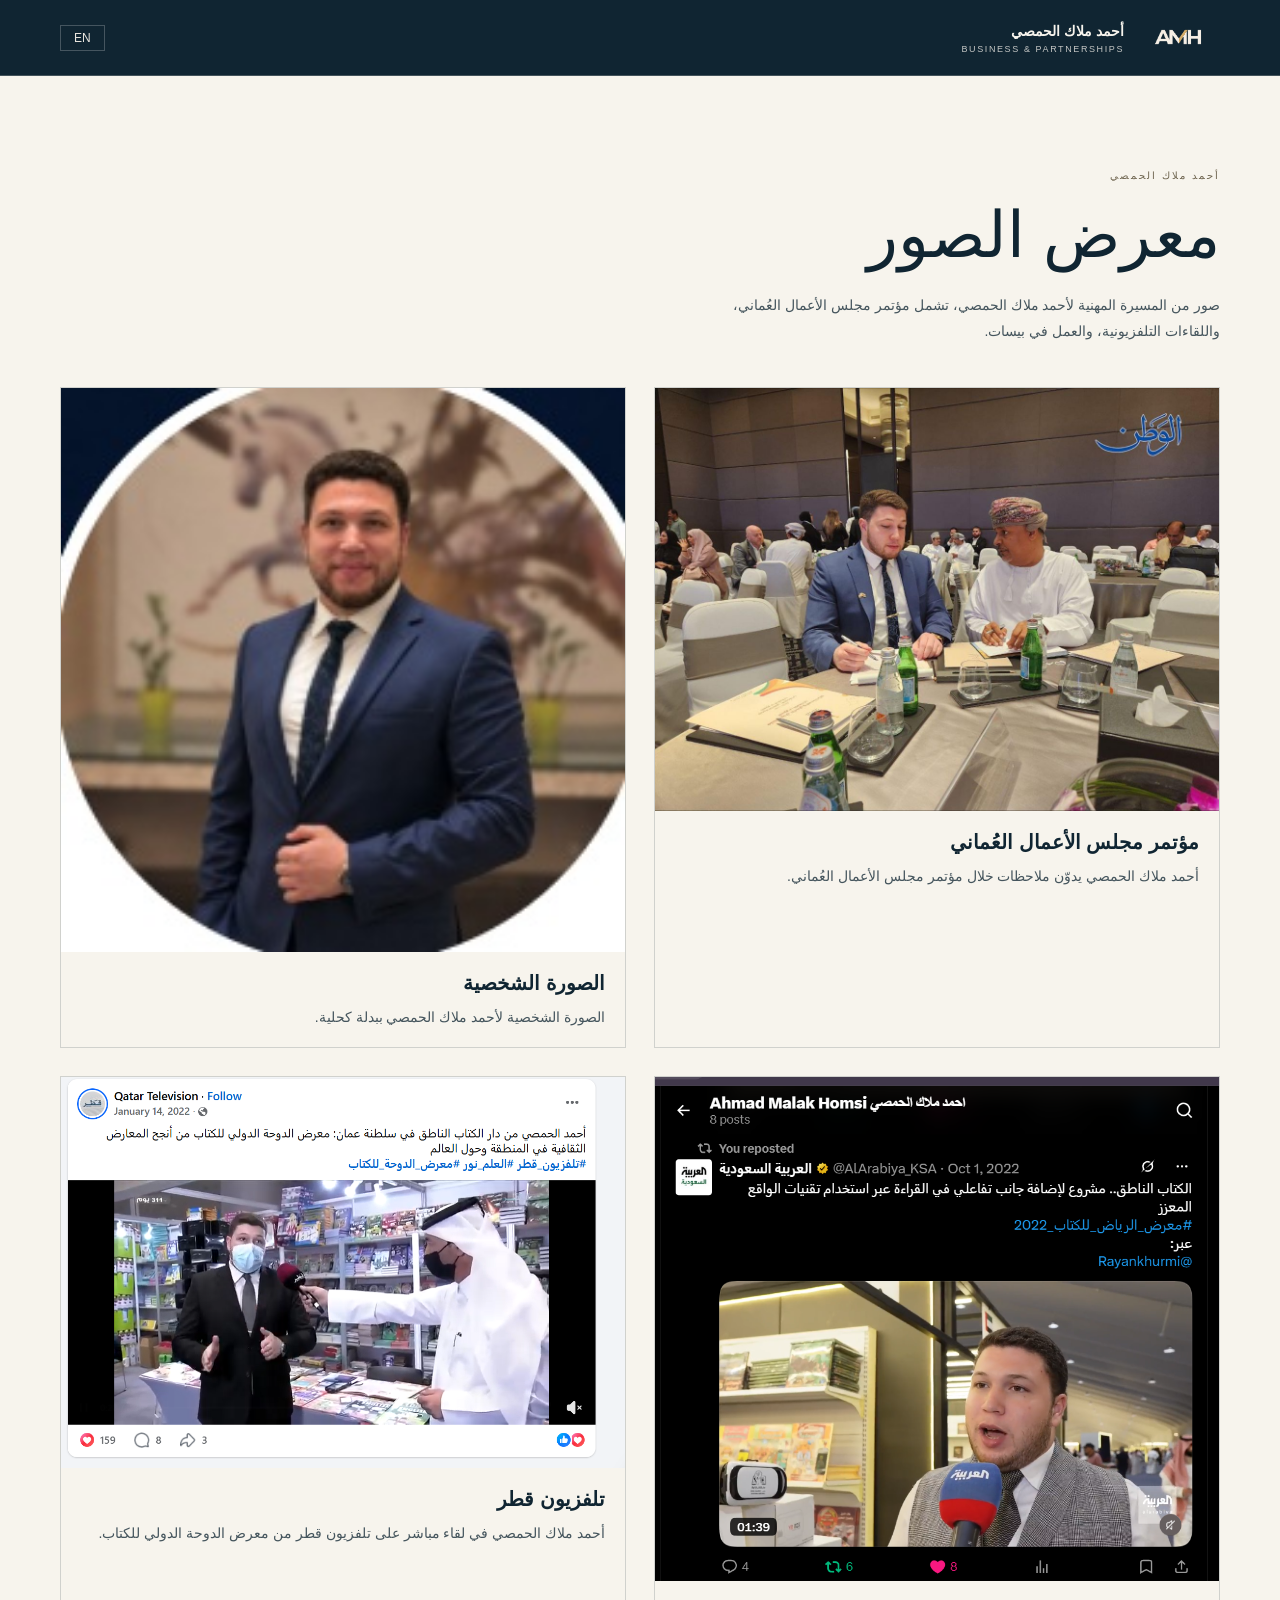
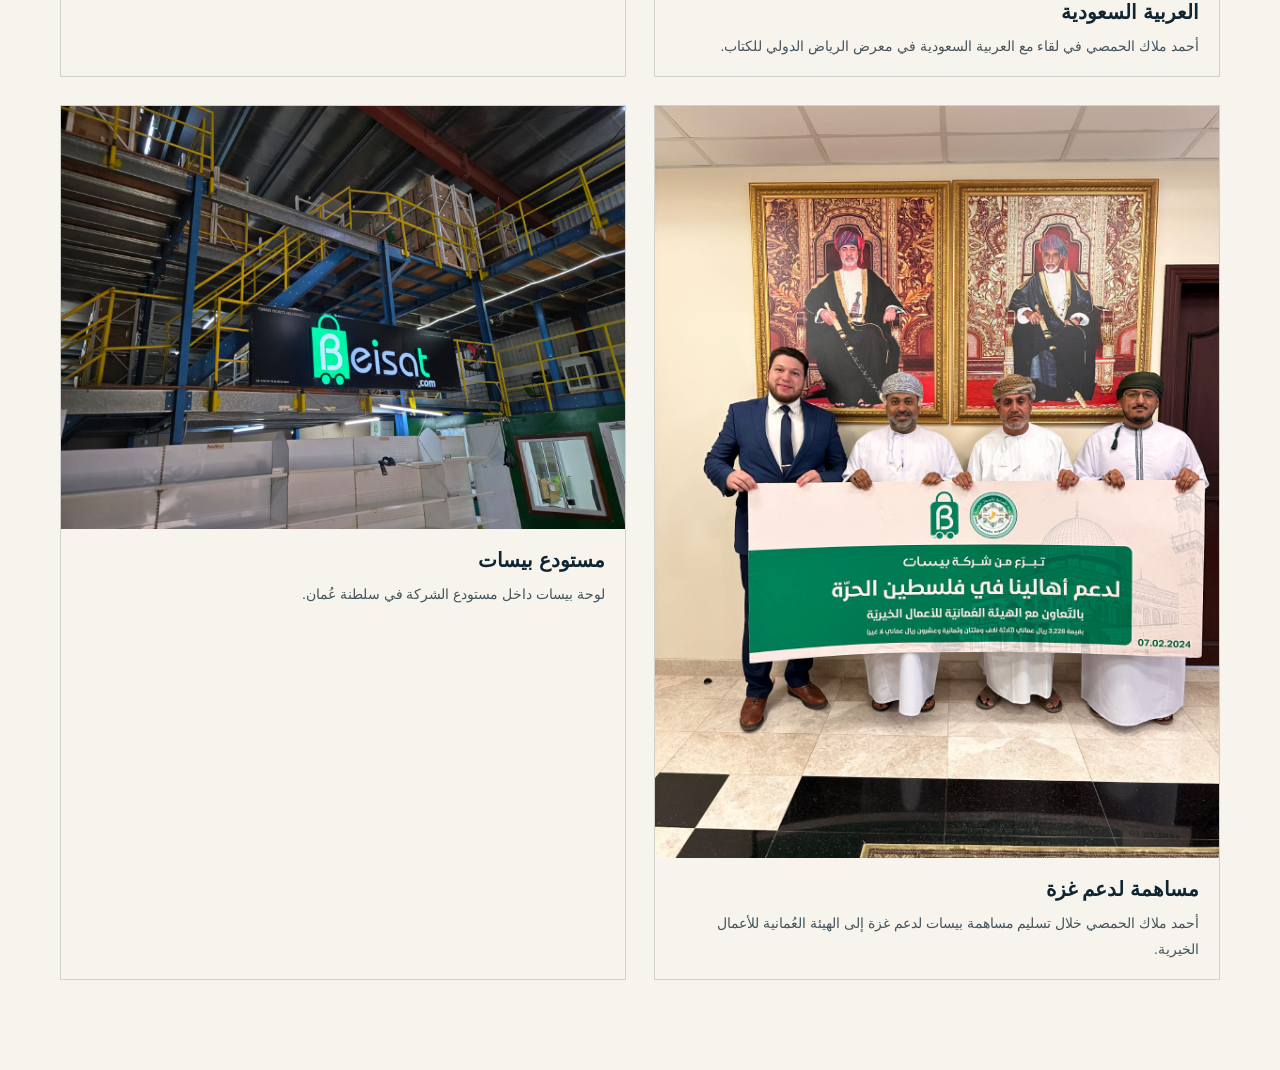
<file: photos/index.html>
<!doctype html>
<html lang="ar" dir="rtl">
<head>
<meta charset="utf-8">
<meta name="viewport" content="width=device-width,initial-scale=1">
<meta name="theme-color" content="#102532">
<title>معرض الصور | أحمد ملاك الحمصي</title>
<meta name="description" content="صور من المسيرة المهنية لأحمد ملاك الحمصي، تشمل مؤتمر مجلس الأعمال العُماني، واللقاءات التلفزيونية، والعمل في بيسات.">
<meta name="robots" content="max-image-preview:large">
<link rel="canonical" href="https://ahmadmalakhomsi.com/photos/">
<link rel="alternate" hreflang="ar" href="https://ahmadmalakhomsi.com/photos/">
<link rel="alternate" hreflang="en" href="https://ahmadmalakhomsi.com/en/photos/">
<link rel="alternate" hreflang="x-default" href="https://ahmadmalakhomsi.com/photos/">
<link rel="icon" href="/favicon.svg" type="image/svg+xml" sizes="any">
<link rel="stylesheet" href="/assets/site.css">
<link rel="stylesheet" href="/assets/brand.css?v=7">
<meta property="og:image" content="https://ahmadmalakhomsi.com/assets/syrian-omani-business-council.jpg">
<script type="application/ld+json">{"@context": "https://schema.org", "@type": "CollectionPage", "name": "معرض الصور | أحمد ملاك الحمصي", "url": "https://ahmadmalakhomsi.com/photos/", "inLanguage": "ar", "primaryImageOfPage": {"@type": "ImageObject", "contentUrl": "https://ahmadmalakhomsi.com/assets/syrian-omani-business-council.jpg"}}</script>
</head>
<body dir="rtl">
<svg width="0" height="0" aria-hidden="true" focusable="false" style="position:absolute">
  <defs>
    <filter id="amh-header-colors" color-interpolation-filters="sRGB">
      <!-- Use the original red channel to distinguish the navy letters from the gold accent. -->
      <fecolormatrix type="matrix" values="1 0 0 0 0  1 0 0 0 0  1 0 0 0 0  0 0 0 1 0"></fecolormatrix>
      <fecomponenttransfer>
        <fefuncr type="discrete" tablevalues=".969 .839"></fefuncr>
        <fefuncg type="discrete" tablevalues=".945 .682"></fefuncg>
        <fefuncb type="discrete" tablevalues=".902 .416"></fefuncb>
      </fecomponenttransfer>
    </filter>
  </defs>
</svg>
<a class="skip" href="#main">انتقل إلى المحتوى</a>
<header class="header">
  <nav class="nav wrap" aria-label="الصفحة الرئيسية">
    <a class="brand" href="/" aria-label="أحمد ملاك الحمصي — الصفحة الرئيسية"><img class="brand-mark" src="/assets/0f6754c9be452e67.png" alt="AMH"><span><strong>أحمد ملاك الحمصي</strong><small>BUSINESS &amp; PARTNERSHIPS</small></span></a>
    <a class="lang" aria-label="Switch to English" href="/en/photos/">EN</a>
  </nav>
</header>
<main id="main" class="section media-section interviews-page photo-page">
  <div class="wrap">
    <div class="section-top">
      <div>
        <p class="kicker">أحمد ملاك الحمصي</p>
        <h1>معرض الصور</h1>
        <p class="section-lead">صور من المسيرة المهنية لأحمد ملاك الحمصي، تشمل مؤتمر مجلس الأعمال العُماني، واللقاءات التلفزيونية، والعمل في بيسات.</p>
      </div>
    </div>
    <div class="media-grid">
      <figure class="photo-card media-card">
        <img src="/assets/syrian-omani-business-council.jpg" alt="أحمد ملاك الحمصي يدوّن ملاحظات خلال مؤتمر مجلس الأعمال العُماني." width="1170" height="878">
        <figcaption><h2>مؤتمر مجلس الأعمال العُماني</h2><p>أحمد ملاك الحمصي يدوّن ملاحظات خلال مؤتمر مجلس الأعمال العُماني.</p></figcaption>
      </figure>
      <figure class="photo-card media-card">
        <img src="/assets/ahmad-malak-homsi-portrait.jpg" alt="الصورة الشخصية لأحمد ملاك الحمصي ببدلة كحلية." width="218" height="218" loading="lazy">
        <figcaption><h2>الصورة الشخصية</h2><p>الصورة الشخصية لأحمد ملاك الحمصي ببدلة كحلية.</p></figcaption>
      </figure>
      <figure class="photo-card media-card">
        <img src="/assets/538112f0e08a0ca0.png" alt="أحمد ملاك الحمصي في لقاء مع العربية السعودية في معرض الرياض الدولي للكتاب." width="930" height="832" loading="lazy">
        <figcaption><h2>العربية السعودية</h2><p>أحمد ملاك الحمصي في لقاء مع العربية السعودية في معرض الرياض الدولي للكتاب.</p></figcaption>
      </figure>
      <figure class="photo-card media-card">
        <img src="/assets/9ce82f50197b140a.png" alt="أحمد ملاك الحمصي في لقاء مباشر على تلفزيون قطر من معرض الدوحة الدولي للكتاب." width="1090" height="757" loading="lazy">
        <figcaption><h2>تلفزيون قطر</h2><p>أحمد ملاك الحمصي في لقاء مباشر على تلفزيون قطر من معرض الدوحة الدولي للكتاب.</p></figcaption>
      </figure>
      <figure class="photo-card media-card">
        <img src="/assets/8f0a66f0a7d22e40.jpg" alt="أحمد ملاك الحمصي خلال تسليم مساهمة بيسات لدعم غزة إلى الهيئة العُمانية للأعمال الخيرية." width="1200" height="1600" loading="lazy">
        <figcaption><h2>مساهمة لدعم غزة</h2><p>أحمد ملاك الحمصي خلال تسليم مساهمة بيسات لدعم غزة إلى الهيئة العُمانية للأعمال الخيرية.</p></figcaption>
      </figure>
      <figure class="photo-card media-card">
        <img src="/assets/f78b34d52b86da25.jpg" alt="لوحة بيسات داخل مستودع الشركة في سلطنة عُمان." width="1600" height="1200" loading="lazy">
        <figcaption><h2>مستودع بيسات</h2><p>لوحة بيسات داخل مستودع الشركة في سلطنة عُمان.</p></figcaption>
      </figure>
    </div>
  </div>
</main>
</body>
</html>
</file>
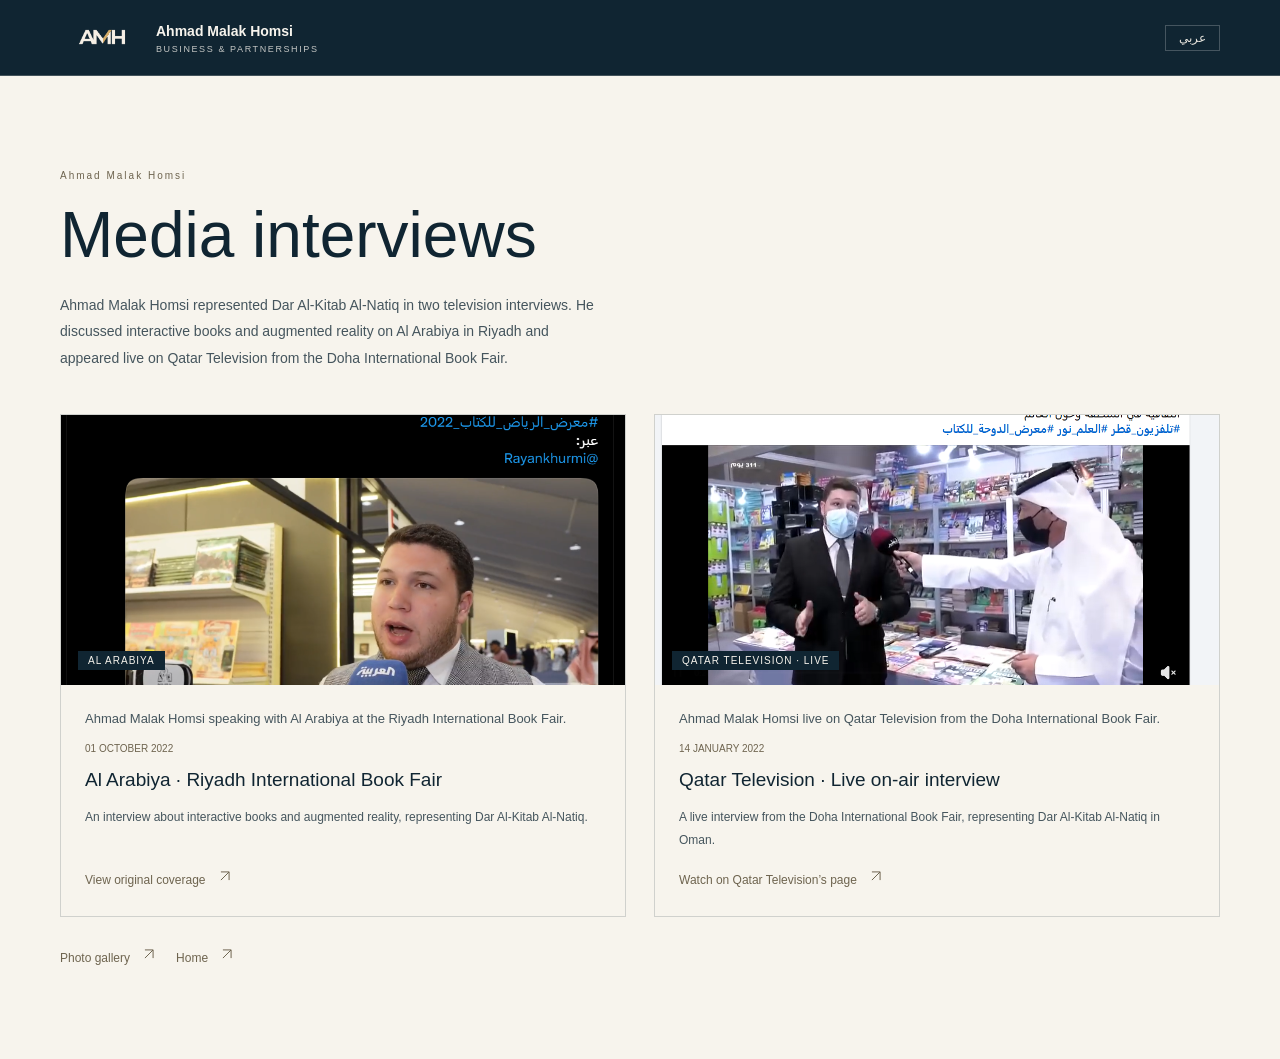
<file: en/media/index.html>
<!doctype html>
<html lang="en" dir="ltr">
<head>
<meta charset="utf-8">
<meta name="viewport" content="width=device-width,initial-scale=1">
<meta name="theme-color" content="#102532">
<title>Media interviews | Ahmad Malak Homsi</title>
<meta name="description" content="Ahmad Malak Homsi represented Dar Al-Kitab Al-Natiq in two television interviews. He discussed interactive books and augmented reality on Al Arabiya in Riyadh and appeared live on Qatar Television from the Doha International Book Fair.">
<meta name="robots" content="max-image-preview:large">
<link rel="canonical" href="https://ahmadmalakhomsi.com/en/media/">
<link rel="alternate" hreflang="ar" href="https://ahmadmalakhomsi.com/media/">
<link rel="alternate" hreflang="en" href="https://ahmadmalakhomsi.com/en/media/">
<link rel="alternate" hreflang="x-default" href="https://ahmadmalakhomsi.com/media/">
<link rel="icon" href="/favicon.svg" type="image/svg+xml" sizes="any">
<link rel="stylesheet" href="/assets/site.css">
<link rel="stylesheet" href="/assets/brand.css?v=6">
</head>
<body dir="ltr">
<svg width="0" height="0" aria-hidden="true" focusable="false" style="position:absolute">
  <defs>
    <filter id="amh-header-colors" color-interpolation-filters="sRGB">
      <!-- Use the original red channel to distinguish the navy letters from the gold accent. -->
      <fecolormatrix type="matrix" values="1 0 0 0 0  1 0 0 0 0  1 0 0 0 0  0 0 0 1 0"></fecolormatrix>
      <fecomponenttransfer>
        <fefuncr type="discrete" tablevalues=".969 .839"></fefuncr>
        <fefuncg type="discrete" tablevalues=".945 .682"></fefuncg>
        <fefuncb type="discrete" tablevalues=".902 .416"></fefuncb>
      </fecomponenttransfer>
    </filter>
  </defs>
</svg>
<a class="skip" href="#main">Skip to content</a>
<header class="header">
  <nav class="nav wrap" aria-label="Home">
    <a class="brand" href="/en/" aria-label="Ahmad Malak Homsi — Home"><img class="brand-mark" src="/assets/0f6754c9be452e67.png" alt="AMH"><span><strong>Ahmad Malak Homsi</strong><small>BUSINESS &amp; PARTNERSHIPS</small></span></a>
    <a class="lang" aria-label="التبديل إلى العربية" href="/media/">عربي</a>
  </nav>
</header>
<main id="main" class="section media-section interviews-page">
  <div class="wrap">
    <div class="section-top">
      <div>
        <p class="kicker">Ahmad Malak Homsi</p>
        <h1>Media interviews</h1>
        <p class="section-lead">Ahmad Malak Homsi represented Dar Al-Kitab Al-Natiq in two television interviews. He discussed interactive books and augmented reality on Al Arabiya in Riyadh and appeared live on Qatar Television from the Doha International Book Fair.</p>
      </div>
    </div>
    <div class="media-grid"><article class="media-card"><a href="https://x.com/AlArabiya_KSA/status/1576208315209621504" target="_blank" rel="noopener noreferrer" class="media-visual" aria-label="Watch the Al Arabiya interview"><img src="/assets/538112f0e08a0ca0.png" alt="Ahmad Malak Homsi on Al Arabiya at the Riyadh International Book Fair" loading="lazy"><span class="media-tag">AL ARABIYA</span></a><div class="media-body"><p class="media-caption">Ahmad Malak Homsi speaking with Al Arabiya at the Riyadh International Book Fair.</p><small>01 OCTOBER 2022</small><h3>Al Arabiya · Riyadh International Book Fair</h3><p>An interview about interactive books and augmented reality, representing Dar Al-Kitab Al-Natiq.</p><a class="media-link" href="https://x.com/AlArabiya_KSA/status/1576208315209621504" target="_blank" rel="noopener noreferrer"><span>View original coverage</span></a></div></article><article class="media-card"><a class="media-visual" href="https://www.facebook.com/share/v/19sV444Bwp/" target="_blank" rel="noopener noreferrer" aria-label="Watch the Qatar Television interview"><img src="/assets/9ce82f50197b140a.png" alt="Ahmad Malak Homsi live on Qatar Television at the Doha International Book Fair" loading="lazy"><span class="media-tag">QATAR TELEVISION · LIVE</span></a><div class="media-body"><p class="media-caption">Ahmad Malak Homsi live on Qatar Television from the Doha International Book Fair.</p><small>14 JANUARY 2022</small><h3>Qatar Television · Live on-air interview</h3><p>A live interview from the Doha International Book Fair, representing Dar Al-Kitab Al-Natiq in Oman.</p><a class="media-link" href="https://www.facebook.com/share/v/19sV444Bwp/" target="_blank" rel="noopener noreferrer"><span>Watch on Qatar Television’s page</span></a></div></article></div>
    <div class="actions"><a class="media-link" href="/en/photos/">Photo gallery</a><a class="media-link" href="/en/">Home</a></div>
  </div>
</main>
</body>
</html>
</file>
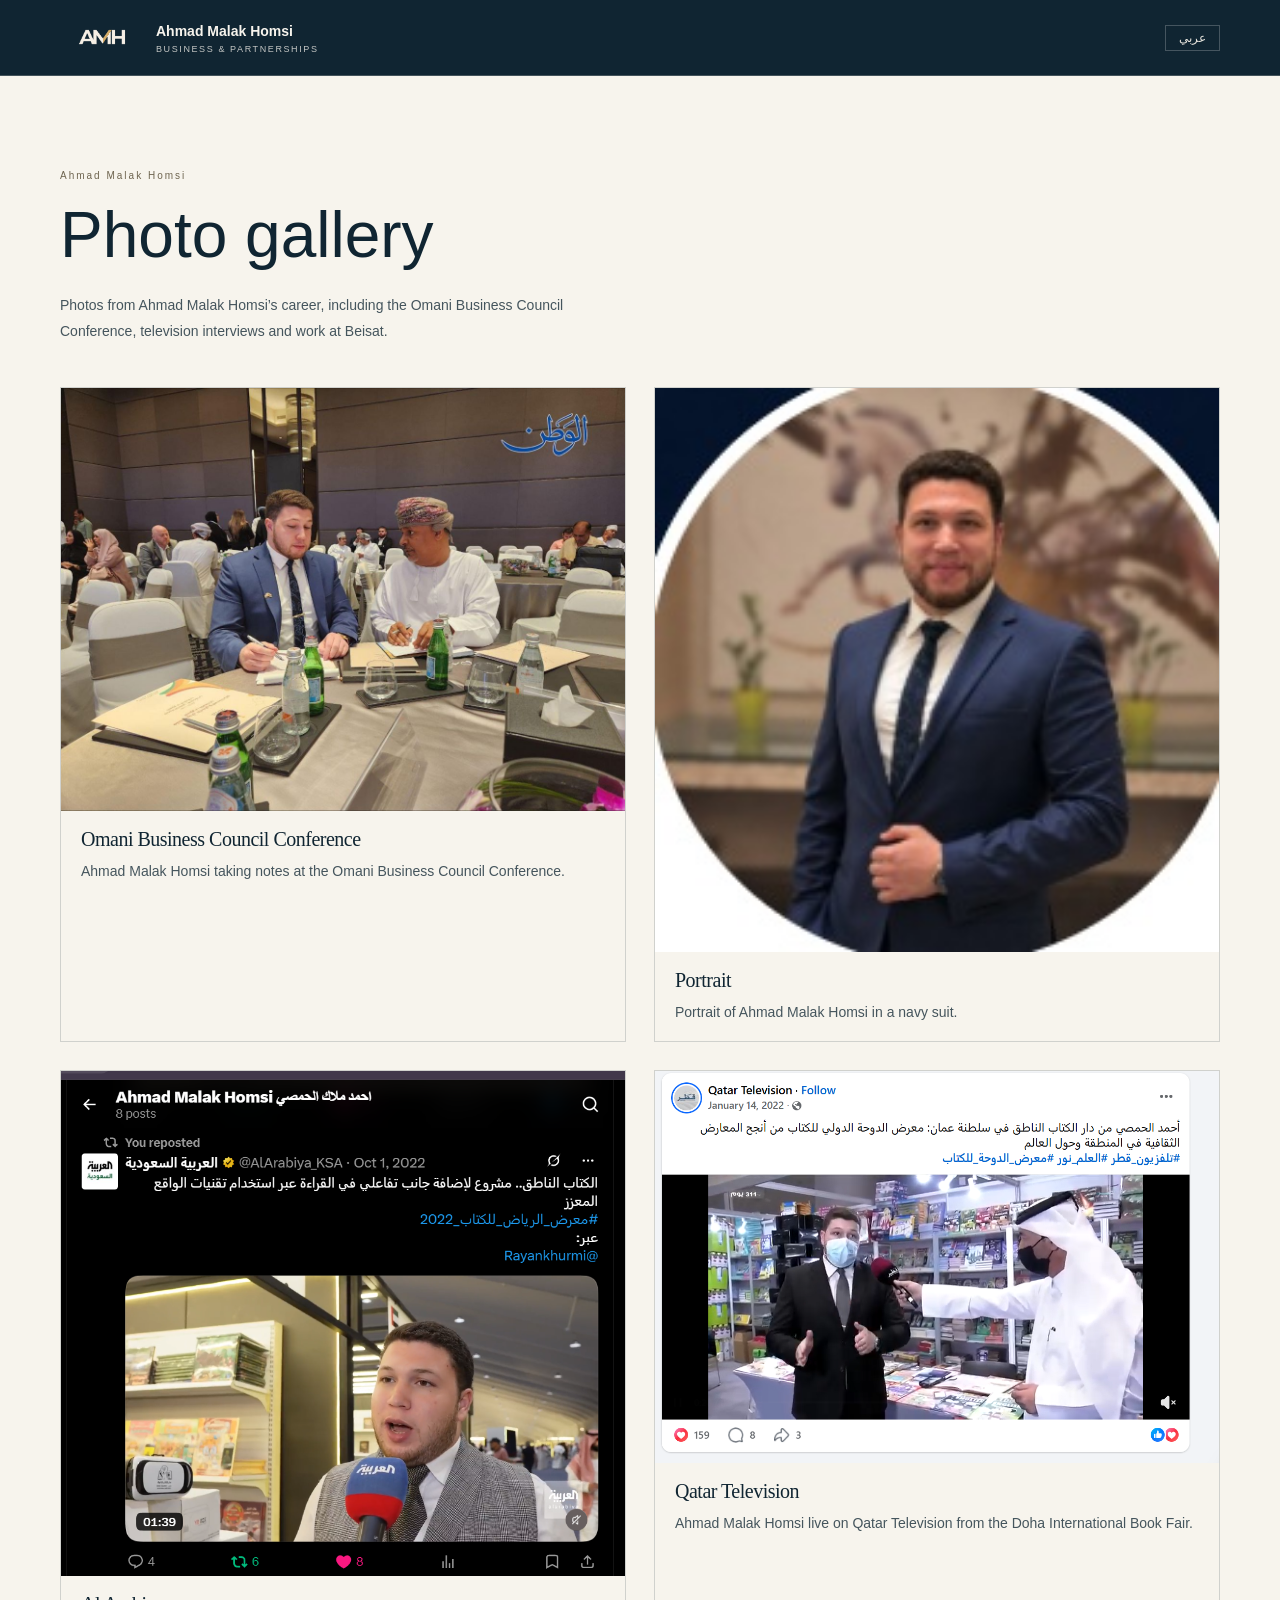
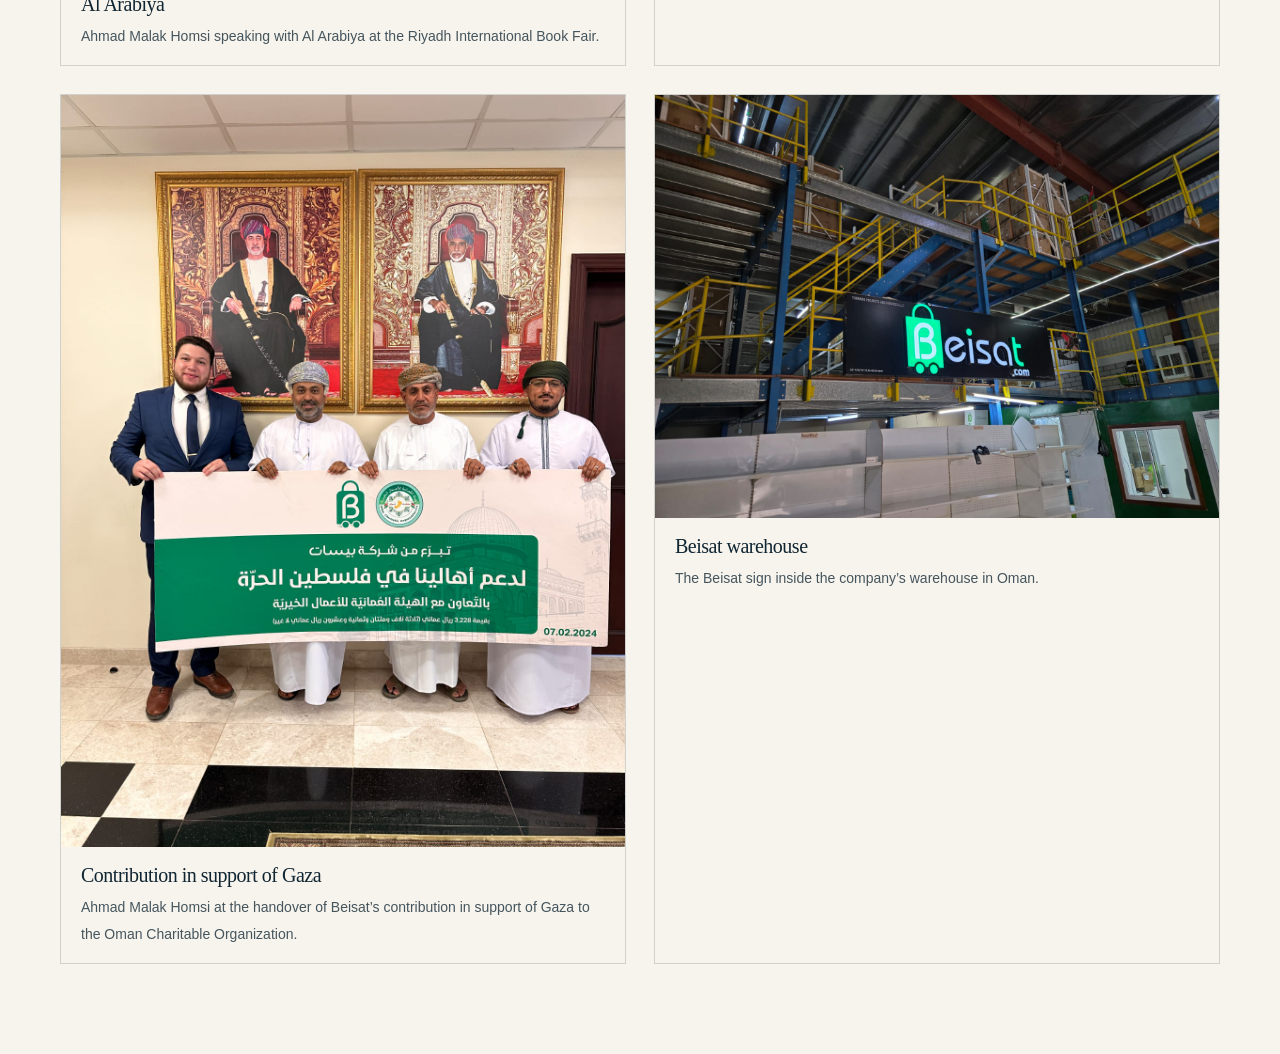
<file: en/photos/index.html>
<!doctype html>
<html lang="en" dir="ltr">
<head>
<meta charset="utf-8">
<meta name="viewport" content="width=device-width,initial-scale=1">
<meta name="theme-color" content="#102532">
<title>Photo gallery | Ahmad Malak Homsi</title>
<meta name="description" content="Photos from Ahmad Malak Homsi’s career, including the Omani Business Council Conference, television interviews and work at Beisat.">
<meta name="robots" content="max-image-preview:large">
<link rel="canonical" href="https://ahmadmalakhomsi.com/en/photos/">
<link rel="alternate" hreflang="ar" href="https://ahmadmalakhomsi.com/photos/">
<link rel="alternate" hreflang="en" href="https://ahmadmalakhomsi.com/en/photos/">
<link rel="alternate" hreflang="x-default" href="https://ahmadmalakhomsi.com/photos/">
<link rel="icon" href="/favicon.svg" type="image/svg+xml" sizes="any">
<link rel="stylesheet" href="/assets/site.css">
<link rel="stylesheet" href="/assets/brand.css?v=7">
<meta property="og:image" content="https://ahmadmalakhomsi.com/assets/syrian-omani-business-council.jpg">
<script type="application/ld+json">{"@context": "https://schema.org", "@type": "CollectionPage", "name": "Photo gallery | Ahmad Malak Homsi", "url": "https://ahmadmalakhomsi.com/en/photos/", "inLanguage": "en", "primaryImageOfPage": {"@type": "ImageObject", "contentUrl": "https://ahmadmalakhomsi.com/assets/syrian-omani-business-council.jpg"}}</script>
</head>
<body dir="ltr">
<svg width="0" height="0" aria-hidden="true" focusable="false" style="position:absolute">
  <defs>
    <filter id="amh-header-colors" color-interpolation-filters="sRGB">
      <!-- Use the original red channel to distinguish the navy letters from the gold accent. -->
      <fecolormatrix type="matrix" values="1 0 0 0 0  1 0 0 0 0  1 0 0 0 0  0 0 0 1 0"></fecolormatrix>
      <fecomponenttransfer>
        <fefuncr type="discrete" tablevalues=".969 .839"></fefuncr>
        <fefuncg type="discrete" tablevalues=".945 .682"></fefuncg>
        <fefuncb type="discrete" tablevalues=".902 .416"></fefuncb>
      </fecomponenttransfer>
    </filter>
  </defs>
</svg>
<a class="skip" href="#main">Skip to content</a>
<header class="header">
  <nav class="nav wrap" aria-label="Home">
    <a class="brand" href="/en/" aria-label="Ahmad Malak Homsi — Home"><img class="brand-mark" src="/assets/0f6754c9be452e67.png" alt="AMH"><span><strong>Ahmad Malak Homsi</strong><small>BUSINESS &amp; PARTNERSHIPS</small></span></a>
    <a class="lang" aria-label="التبديل إلى العربية" href="/photos/">عربي</a>
  </nav>
</header>
<main id="main" class="section media-section interviews-page photo-page">
  <div class="wrap">
    <div class="section-top">
      <div>
        <p class="kicker">Ahmad Malak Homsi</p>
        <h1>Photo gallery</h1>
        <p class="section-lead">Photos from Ahmad Malak Homsi’s career, including the Omani Business Council Conference, television interviews and work at Beisat.</p>
      </div>
    </div>
    <div class="media-grid">
      <figure class="photo-card media-card">
        <img src="/assets/syrian-omani-business-council.jpg" alt="Ahmad Malak Homsi taking notes at the Omani Business Council Conference." width="1170" height="878">
        <figcaption><h2>Omani Business Council Conference</h2><p>Ahmad Malak Homsi taking notes at the Omani Business Council Conference.</p></figcaption>
      </figure>
      <figure class="photo-card media-card">
        <img src="/assets/ahmad-malak-homsi-portrait.jpg" alt="Portrait of Ahmad Malak Homsi in a navy suit." width="218" height="218" loading="lazy">
        <figcaption><h2>Portrait</h2><p>Portrait of Ahmad Malak Homsi in a navy suit.</p></figcaption>
      </figure>
      <figure class="photo-card media-card">
        <img src="/assets/538112f0e08a0ca0.png" alt="Ahmad Malak Homsi speaking with Al Arabiya at the Riyadh International Book Fair." width="930" height="832" loading="lazy">
        <figcaption><h2>Al Arabiya</h2><p>Ahmad Malak Homsi speaking with Al Arabiya at the Riyadh International Book Fair.</p></figcaption>
      </figure>
      <figure class="photo-card media-card">
        <img src="/assets/9ce82f50197b140a.png" alt="Ahmad Malak Homsi live on Qatar Television from the Doha International Book Fair." width="1090" height="757" loading="lazy">
        <figcaption><h2>Qatar Television</h2><p>Ahmad Malak Homsi live on Qatar Television from the Doha International Book Fair.</p></figcaption>
      </figure>
      <figure class="photo-card media-card">
        <img src="/assets/8f0a66f0a7d22e40.jpg" alt="Ahmad Malak Homsi at the handover of Beisat’s contribution in support of Gaza to the Oman Charitable Organization." width="1200" height="1600" loading="lazy">
        <figcaption><h2>Contribution in support of Gaza</h2><p>Ahmad Malak Homsi at the handover of Beisat’s contribution in support of Gaza to the Oman Charitable Organization.</p></figcaption>
      </figure>
      <figure class="photo-card media-card">
        <img src="/assets/f78b34d52b86da25.jpg" alt="The Beisat sign inside the company’s warehouse in Oman." width="1600" height="1200" loading="lazy">
        <figcaption><h2>Beisat warehouse</h2><p>The Beisat sign inside the company’s warehouse in Oman.</p></figcaption>
      </figure>
    </div>
  </div>
</main>
</body>
</html>
</file>
<file: assets/site.css>
:root{--navy:#102532;--deep:#0b1b26;--gold:#c29b68;--paper:#f5f3ee;--ink:#142c39;--muted:#68777b;--line:#d9dedb;--white:#fff;--sans:Tahoma,Arial,sans-serif;--radius:4px}*{box-sizing:border-box}html{scroll-behavior:smooth;scroll-padding-top:100px}body{margin:0;background:var(--paper);color:var(--ink);font-family:var(--sans);font-size:16px;line-height:1.9}body[dir=ltr]{font-family:Arial,Helvetica,sans-serif}a{color:inherit;text-decoration:none}button,input{font:inherit}button,a{-webkit-tap-highlight-color:transparent}button{cursor:pointer}button:focus-visible,a:focus-visible,summary:focus-visible{outline:3px solid var(--gold);outline-offset:5px}img{max-width:100%;display:block}button{border:0}.wrap{width:min(1160px,calc(100% - 64px));margin:auto}.skip{position:fixed;top:-100px;left:24px;background:white;padding:8px 16px;z-index:100}.skip:focus{top:10px}.header{height:88px;background:var(--deep);color:#f9f8f4;border-bottom:1px solid #ffffff19;position:sticky;top:0;z-index:20}.nav{height:100%;display:flex;align-items:center;gap:28px}.brand{display:flex;align-items:center;gap:12px;margin-inline-end:auto;line-height:1.45}.brand-mark{width:84px;height:30px;object-fit:contain;flex:none;filter:url(#amh-header-colors)}.brand strong{font-size:14px;font-weight:600}.brand strong{font-size:14px;font-weight:600}.brand small{display:block;font-size:9px;color:#aab8bd;letter-spacing:1.6px}.navlinks{display:flex;gap:25px;font-size:12px;color:#c4cfd1}.navlinks a:hover{color:var(--gold)}.lang{background:transparent;color:#e9e6df;border:1px solid #ffffff38;padding:5px 13px;font:12px Arial,sans-serif}.menu{display:none;color:white;background:transparent;font-size:22px}.hero{background:var(--deep);color:white;position:relative;overflow:hidden}.hero:before{content:"";position:absolute;inset:0;background:radial-gradient(ellipse at 10% 30%,#47657725,transparent 55%);pointer-events:none}.hero-grid{min-height:690px;display:grid;grid-template-columns:1.4fr 1fr;gap:65px;align-items:center;position:relative;padding-block:72px}.eyebrow{font-size:11px;letter-spacing:2px;color:var(--gold);display:flex;align-items:center;gap:13px;margin-bottom:24px}.eyebrow:before{content:"";height:1px;width:30px;background:var(--gold)}h1{font-size:clamp(43px,4.7vw,66px);line-height:1.48;font-weight:500;letter-spacing:-1.5px;margin:0 0 8px}.latin-name{font:15px Arial,sans-serif;letter-spacing:3px;color:#a5b4ba;margin:0 0 28px}.hero h2{font-size:24px;font-weight:400;color:#d2b486;line-height:1.7;margin:0 0 18px}.hero-copy{font-size:15px;color:#b8c5ca;max-width:520px;line-height:2.1}.hero-role{font-size:11px;color:#9eaeb5;border-inline-start:2px solid var(--gold);padding-inline-start:15px;margin:24px 0}.actions{display:flex;align-items:center;flex-wrap:wrap;gap:20px;margin-top:30px}.button{display:inline-flex;align-items:center;justify-content:center;gap:18px;background:var(--gold);color:var(--deep);padding:11px 22px;font-size:13px;font-weight:600;border:1px solid var(--gold)}.button:hover{background:#d2b487}.textlink{font-size:13px;display:inline-flex;gap:12px;align-items:center}.arrow{font-family:Arial;font-size:18px}.portrait-frame{position:relative;max-width:380px;width:100%;margin-inline-start:auto;display:flex;flex-direction:column;align-items:center}.portrait-stage{width:320px;height:350px;position:relative;display:flex;align-items:center;justify-content:center;border:1px solid #ffffff12;background:linear-gradient(145deg,#243844,#152a37);border-radius:170px 170px 4px 4px;box-shadow:0 25px 80px #0003}.portrait-stage:before{content:"";position:absolute;inset:14px;border:1px solid #c29b6840;border-radius:160px 160px 3px 3px}.portrait{width:245px;height:245px;border-radius:50%;overflow:hidden;position:relative;box-shadow:0 0 0 8px #132733,0 0 0 9px #c29b6850}.portrait svg{width:100%;height:100%;display:block}.portrait-caption{background:#193341;border:1px solid #ffffff15;color:#f6f5f1;width:290px;margin-top:-18px;z-index:1;position:relative;padding:17px 20px;text-align:center}.portrait-caption strong{display:block;font-size:13px;font-weight:500}.portrait-caption span{font-size:10px;color:#b2c0c6}.portrait-note{font-size:10px;color:#8198a3;margin:16px 0 0}.trust{background:#eae9e3;border-bottom:1px solid var(--line)}.trust-grid{display:grid;grid-template-columns:repeat(3,1fr);padding-block:25px}.trust-item{padding:0 30px;border-inline-start:1px solid #cdd4d0}.trust-item:first-child{padding-inline-start:0;border:0}.trust-item small{display:block;color:var(--muted);font-size:10px;margin-bottom:4px}.trust-item strong{font-weight:500;font-size:16px}.section{padding-block:95px}.section-top{display:flex;align-items:end;justify-content:space-between;gap:30px;margin-bottom:42px}.kicker{color:#947340;font-size:10px;letter-spacing:2px;margin:0 0 9px}.section h2{font-size:35px;line-height:1.5;font-weight:500;margin:0}.section-lead{max-width:540px;font-size:14px;color:var(--muted);margin:15px 0 0}.number{font:12px Georgia,serif;color:#a0aaa8;letter-spacing:3px}.about-grid{display:grid;grid-template-columns:1.2fr 1fr;gap:90px}.about-copy p{margin:0 0 20px;font-size:15px;color:#52646c}.quote{font-size:24px;line-height:1.9;margin:0;padding:30px 0;border-block:1px solid var(--line);font-weight:400}.signature{font:italic 23px Georgia,serif;color:#9a7845;display:block;margin-top:20px}.capabilities{border-top:1px solid var(--line);margin-top:45px;display:grid;grid-template-columns:repeat(3,1fr);gap:30px;padding-top:26px}.capabilities b{display:block;font-size:14px;font-weight:500;margin-bottom:7px}.capabilities p{font-size:12px;color:var(--muted);margin:0}.case{background:#e9edea}.case-grid{display:grid;grid-template-columns:1fr 1.08fr;gap:55px;align-items:start}.case-image{height:380px;object-fit:cover;width:100%;filter:saturate(.8)}.photo-credit{font-size:10px;color:var(--muted);margin:10px 0 0}.case-intro{font-size:15px;color:#52646c;margin:0 0 25px}.case-step{display:grid;grid-template-columns:34px 1fr;gap:14px;padding-block:19px;border-top:1px solid #ccd5ce}.step-num{font:22px Georgia,serif;color:#ad8c5e}.case-step h3{font-size:14px;font-weight:600;margin:0 0 7px}.case-step p{font-size:13px;color:#5b6d73;margin:0}.deal-note{margin-top:25px;background:var(--navy);color:#f2eee8;padding:21px 25px;border-inline-start:3px solid var(--gold)}.deal-note small{font-size:10px;color:#d0b486}.deal-note p{font-size:13px;margin:8px 0 0}.timeline{border-top:1px solid var(--line)}details{border-bottom:1px solid var(--line)}summary{list-style:none;cursor:pointer;display:grid;grid-template-columns:170px 1fr 25px;align-items:center;gap:25px;padding:25px 0}summary::-webkit-details-marker{display:none}.date{font:12px Arial,sans-serif;color:var(--muted);direction:ltr;text-align:start}.role-title{font-size:17px;font-weight:500;display:block}.company{font-size:12px;color:var(--muted)}.plus{font-size:24px;font-weight:300;color:#957c54}details[open] .plus{transform:rotate(45deg)}.detail-content{margin-inline-start:195px;padding:0 0 25px;max-width:760px;font-size:14px;color:#5b6d73}.detail-content p{margin:0}.detail-content a{color:#8b6837;border-bottom:1px solid #bea77f}.education{margin-top:40px;display:grid;grid-template-columns:1fr 1fr;gap:20px}.edu-panel{padding:25px;border:1px solid var(--line)}.edu-panel h3{font-size:15px;margin:0 0 8px;font-weight:500}.edu-panel p{margin:0;font-size:12px;color:var(--muted)}.media-section{background:#fff}.media-grid{display:grid;grid-template-columns:1fr 1fr;gap:28px}.media-card{display:flex;flex-direction:column;border:1px solid #e2e5df;background:#fafaf7}.media-visual{height:270px;overflow:hidden;background:#e9eae5;position:relative}.media-visual img{width:100%;height:100%;object-fit:cover;object-position:center 60%;transition:transform .4s}.media-card:hover .media-visual img{transform:scale(1.03)}.media-tag{position:absolute;bottom:15px;inset-inline-start:17px;background:#102532ed;color:white;font:10px Arial,sans-serif;padding:4px 10px;letter-spacing:1px}.media-body{padding:24px}.media-body small{font:10px Arial,sans-serif;color:#8f754e}.media-body h3{font-size:19px;font-weight:500;margin:8px 0}.media-body p{font-size:12px;color:var(--muted);margin:0 0 17px}.media-link{font-size:12px;color:#76572c;display:inline-flex;gap:12px}.community{margin-top:35px;display:grid;grid-template-columns:1fr 1.1fr;background:#f1f1eb}.community-picture{position:relative;overflow:hidden;max-height:390px;background:#dfe4dc;padding:0;display:block;width:100%;cursor:zoom-in}.community-picture img{width:100%;height:100%;object-fit:cover;object-position:center 49%}.zoom-hint{position:absolute;bottom:15px;inset-inline-end:15px;background:#102532e8;color:white;font-size:10px;padding:4px 10px}.community-copy{padding:38px}.community-copy h3{font-size:23px;font-weight:500;margin:0 0 16px}.community-copy p{font-size:13px;color:#5c6e73}.amount{font:42px Georgia,serif;color:#91703e;direction:ltr;display:inline-block;line-height:1.3}.amount small{font:11px var(--sans);letter-spacing:1px}.vision{background:var(--navy);color:#f2f1eb;position:relative}.vision .kicker{color:#c5a577}.vision-grid{display:grid;grid-template-columns:1.1fr 1fr;gap:95px;align-items:start}.vision h2{font-size:37px}.vision p{color:#b3c3c9;font-size:14px}.vision-badge{font-size:10px;color:#ddc398;display:inline-block;border:1px solid #c29b6850;padding:4px 10px;margin-top:10px}.vision-list{margin-top:5px}.vision-item{border-bottom:1px solid #ffffff20;padding:20px 0}.vision-item:first-child{padding-top:0}.vision-item strong{font-size:15px;font-weight:500}.vision-item p{font-size:12px;margin:8px 0 0}.contact-grid{display:grid;grid-template-columns:1fr 1fr;gap:80px}.contact h2{font-size:38px}.contact p{font-size:14px;color:var(--muted)}.contact-topics{margin-top:23px;display:flex;gap:8px;flex-wrap:wrap}.topic{border:1px solid #cbd4d0;border-radius:2px;padding:5px 12px;font-size:11px}.contact-panel{padding:35px;background:white;border:1px solid var(--line)}.contact-panel small{font-size:10px;color:var(--muted)}.contact-panel h3{font-size:22px;font-weight:500;margin:10px 0}.contact-panel p{font-size:12px}.contact-panel .button{width:100%;margin-top:15px}.social-links{display:flex;justify-content:center;gap:10px;flex-wrap:wrap;margin-top:20px}.social-links a{border:1px solid #cbd4d0;padding:5px 12px;font-size:11px;color:#53666c}.social-links a:hover{border-color:var(--gold);color:#76572c}.contact-location{margin-top:18px;text-align:center;color:#728086;font-size:11px}.footer{background:var(--deep);color:#91a4ae;padding:28px 0}.footer-inner{display:flex;align-items:center;gap:25px;justify-content:space-between;font-size:10px}.footer strong{color:#dce3e5;font-size:12px;font-weight:400}.backtop{border-bottom:1px solid #728791}.previous-name{font-size:9px;color:#7b909b;margin-top:8px;direction:ltr}.dialog{border:0;background:#fff;padding:12px;max-width:min(900px,92vw);max-height:92vh;overflow:auto}.dialog::backdrop{background:#07131ee8}.dialog img{max-height:80vh;max-width:100%;object-fit:contain;margin:auto}.dialog-close{background:var(--navy);color:white;position:absolute;top:20px;inset-inline-end:20px;border:1px solid #fff7;width:35px;height:35px}.dialog-caption{font-size:11px;text-align:center;color:var(--muted);padding:8px}.ltr{direction:ltr;unicode-bidi:isolate}.sr-only{position:absolute;width:1px;height:1px;padding:0;overflow:hidden;clip:rect(0,0,0,0);white-space:nowrap}
@media(min-width:1450px){.hero-grid{min-height:730px}}@media(max-width:1000px){.navlinks{gap:15px}.hero-grid{gap:35px}.portrait-stage{width:280px;height:320px}.portrait{width:220px;height:220px}.about-grid,.vision-grid{gap:45px}.case-grid{gap:30px}.community-copy{padding:28px}.media-visual{height:235px}}
@media(max-width:760px){.wrap{width:calc(100% - 36px)}.header{height:72px}.nav{gap:15px}.navlinks{display:none;position:absolute;top:72px;inset-inline:0;background:#102532;padding:20px;box-shadow:0 12px 20px #0003}.navlinks.open{display:flex;flex-direction:column;align-items:center;gap:16px}.menu{display:block}.brand strong{font-size:12px}.brand small{font-size:8px}.brand-mark{width:70px;height:25px}.lang{padding:4px 10px}.hero-grid{grid-template-columns:1fr;gap:38px;padding-block:45px;min-height:0}.hero-copy{max-width:100%}h1{font-size:40px;letter-spacing:-1px}.latin-name{font-size:12px;letter-spacing:2px}.hero h2{font-size:21px}.portrait-frame{margin:auto;max-width:100%}.portrait-stage{width:270px;height:290px}.portrait{width:215px;height:215px}.portrait-caption{width:250px}.hero-role{font-size:10px}.trust-grid{grid-template-columns:1fr;gap:16px;padding-block:22px}.trust-item,.trust-item:first-child{padding:0;border:0;display:flex;align-items:center;justify-content:space-between;gap:10px}.trust-item small{margin:0}.trust-item strong{font-size:14px}.section{padding-block:60px}.section h2,.vision h2,.contact h2{font-size:28px}.section-top{margin-bottom:28px;gap:15px}.section-lead{font-size:13px}.number{font-size:10px}.about-grid,.case-grid,.vision-grid,.contact-grid{grid-template-columns:1fr;gap:30px}.quote{font-size:20px;padding-block:25px}.about-copy p{font-size:14px}.capabilities{grid-template-columns:1fr;gap:22px;margin-top:30px}.case-image{height:270px}summary{grid-template-columns:95px 1fr 20px;gap:10px;padding:22px 0}.date{font-size:10px}.role-title{font-size:15px}.company{font-size:10px}.detail-content{margin-inline-start:0;padding-bottom:22px;font-size:13px}.education{grid-template-columns:1fr}.media-grid{grid-template-columns:1fr;gap:20px}.media-visual{height:235px}.community{grid-template-columns:1fr}.community-picture{height:330px}.community-copy{padding:25px}.contact-panel{padding:25px}.footer-inner{flex-wrap:wrap;justify-content:center;text-align:center;gap:10px}.footer-inner>div{width:100%}.actions{gap:18px}.button{font-size:12px}.vision-grid{gap:35px}}
@media(prefers-reduced-motion:reduce){html{scroll-behavior:auto}*,*:before,*:after{transition:none!important;animation:none!important}}
@media print{.header,.actions,.lang,.menu,.dialog,.contact-panel .button{display:none}.section{padding-block:25px}.hero-grid{min-height:0;padding-block:30px}.hero,.vision,.footer{print-color-adjust:exact}.media-visual{height:180px}.portrait-stage{height:240px}.detail-content{display:block}.case-image{height:250px}details{break-inside:avoid}}
.arrow{display:none}.button::after,.media-link::after{content:"";display:inline-block;width:14px;height:14px;flex-shrink:0;background:currentColor;mask:url("data:image/svg+xml,%3Csvg xmlns='http://www.w3.org/2000/svg' viewBox='0 0 24 24'%3E%3Cpath d='M5 19L19 5M5 5h14v14' fill='none' stroke='black' stroke-width='1.7'/%3E%3C/svg%3E") center/contain no-repeat}

@media (max-width: 760px) {
  .nav { gap: clamp(8px, 2vw, 15px); }
  .brand { min-width: 0; gap: clamp(7px, 2vw, 12px); }
  .brand > span { min-width: 0; }
  .brand-mark { width: clamp(48px, 15vw, 70px); }
  .lang, .menu { flex: none; }
  .hero-grid, .about-grid, .case-grid, .vision-grid, .contact-grid,
  .media-grid, .community, .education, .capabilities {
    grid-template-columns: minmax(0, 1fr);
  }
  .hero-grid > *, .section-top > *, .trust-item > *, .actions > * { min-width: 0; }
  .section-top .number { display: none; }
  summary .date, summary .role-title, summary .company { white-space: normal; overflow-wrap: anywhere; }
  .hero h1 { font-size: clamp(30px, 8.5vw, 40px); line-height: 1.24; overflow-wrap: anywhere; }
  .hero h2, .hero-copy, .hero-role { overflow-wrap: anywhere; }
  .eyebrow { flex-wrap: wrap; }
  .portrait-stage, .portrait-caption { max-width: 100%; }
  .portrait { width: min(215px, 82%); height: auto; aspect-ratio: 1; }
  .actions { gap: 12px 18px; }
  .actions .button { max-width: 100%; }
  summary { grid-template-columns: minmax(0, 95px) minmax(0, 1fr) 20px; }
}
</file>
<file: assets/brand.css>
:root {
  --navy: #102532;
  --deep: var(--navy);
  --ink: var(--navy);
  --paper: #f7f4ed;
  --white: var(--paper);
  --gold: #c29b68;
  --muted: color-mix(in srgb, var(--ink) 77%, var(--paper));
  --line: color-mix(in srgb, var(--ink) 17%, var(--paper));
  --soft-panel: color-mix(in srgb, var(--ink) 5%, var(--paper));
  --light-line: color-mix(in srgb, var(--paper) 22%, var(--navy));
  --light-muted: color-mix(in srgb, var(--paper) 78%, var(--navy));
  --dark-gold: color-mix(in srgb, var(--gold) 53%, var(--navy));
  --radius: 2px;
}

.header {
  height: 76px;
  border-color: var(--light-line);
  color: var(--paper);
}

.brand small,
.navlinks,
.hero-copy,
.latin-name,
.vision p,
.footer {
  color: var(--light-muted);
}

.navlinks {
  gap: clamp(15px, 2.2vw, 32px);
  font-size: 13px;
}

.hero {
  color: var(--paper);
  border-bottom: 1px solid var(--gold);
}

.hero::before { display: none; }

.hero-grid {
  min-height: 600px;
  grid-template-columns: minmax(0, 1.5fr) minmax(0, 1fr);
  gap: clamp(30px, 6vw, 88px);
  padding-block: clamp(56px, 8vw, 104px);
}

.hero h1 {
  font-family: Georgia, "Times New Roman", serif;
  font-size: clamp(49px, 5.8vw, 88px);
  letter-spacing: -.045em;
  line-height: 1.06;
  font-weight: 400;
  margin-bottom: 15px;
}

html[lang="ar"] .hero h1 {
  font-family: var(--sans);
  font-size: clamp(44px, 5.15vw, 73px);
  font-weight: 700;
  letter-spacing: 0;
  line-height: 1.34;
}

.hero h2 {
  color: var(--gold);
  font-size: clamp(17px, 1.8vw, 25px);
  line-height: 1.55;
  margin-bottom: 15px;
}

.hero-copy { font-size: 16px; line-height: 1.9; }

.hero .actions { margin-top: 26px; }

.button {
  min-height: 44px;
  border-radius: var(--radius);
}

.button:hover {
  background: var(--paper);
  border-color: var(--paper);
}

:focus-visible {
  outline: 2px solid var(--gold);
  outline-offset: 4px;
}

.portrait-frame {
  max-width: 390px;
  align-self: center;
  padding: clamp(10px, 1.4vw, 19px);
  border: 1px solid var(--light-line);
}

.portrait-stage {
  width: 100%;
  height: auto;
  aspect-ratio: 1;
  background: var(--navy);
  border: 0;
  border-radius: 0;
  box-shadow: none;
}

.portrait-stage::before { display: none; }

.portrait {
  width: 89%;
  height: auto;
  aspect-ratio: 1;
  border-radius: 50%;
  box-shadow: 0 0 0 1px var(--gold);
}

.portrait img {
  width: 100%;
  height: 100%;
  object-fit: cover;
}

.trust, .case, .community, .contact-panel { background: var(--soft-panel); }

.trust-item, .case-step, .topic, .social-links a { border-color: var(--line); }

.section {
  padding-block: clamp(58px, 7vw, 100px);
}

.section h2 {
  font-size: clamp(29px, 4vw, 48px);
  line-height: 1.24;
}

html[lang="en"] .section h2 {
  font-family: Georgia, "Times New Roman", serif;
  font-weight: 400;
  letter-spacing: -.025em;
}

html[lang="ar"] .section h2 {
  font-weight: 600;
  line-height: 1.5;
}

.kicker, .media-body small, .media-link { color: var(--dark-gold); }

.section .number { display: none; }

.about-grid {
  grid-template-columns: minmax(0, 1.2fr) minmax(0, 1fr);
  grid-template-areas:
    "bio photo"
    "quote photo";
  align-items: start;
  column-gap: clamp(32px, 7vw, 90px);
  row-gap: 24px;
}

.about-copy { grid-area: bio; }

.about-copy p:last-child { margin-block-end: 0; }

.about-quote { grid-area: quote; }

.about-quote .quote {
  padding-block: 18px;
  font-size: clamp(18px, 2.1vw, 23px);
}

.about-quote .signature {
  margin-block-start: 10px;
  text-align: match-parent;
}

html[lang="ar"] .date { text-align: right; }

.media-section { background: var(--paper); }

.media-card {
  background: var(--paper);
  border-color: var(--line);
}

.media-body {
  display: flex;
  flex: 1;
  flex-direction: column;
  align-items: flex-start;
}

.media-body .media-link { margin-block-start: auto; }

.media-body .media-caption {
  margin-block-end: 14px;
  font-size: 13px;
  line-height: 1.6;
}

.media-visual, .community-picture { background: var(--soft-panel); }

.media-tag {
  background: var(--navy);
  color: var(--paper);
}

.community-copy p, .case-step p, .contact-location, .social-links a { color: var(--muted); }

.event-note {
  grid-area: photo;
  justify-self: end;
  width: 100%;
  max-width: 340px;
  margin: 0;
  color: var(--muted);
  font-size: 14px;
  line-height: 1.55;
}

.event-note img {
  display: block;
  width: 100%;
  height: auto;
  border: 1px solid var(--line);
  border-radius: var(--radius);
}

.event-note figcaption { margin-top: 8px; }

.vision {
  color: var(--paper);
  border-top: 1px solid var(--gold);
}

.vision .kicker { color: var(--gold); }

.vision-item { border-color: var(--light-line); }

.footer strong { color: var(--paper); }

@media (max-width: 760px) {
  .header { height: 68px; }

  .navlinks {
    top: 68px;
    background: var(--navy);
    border-bottom: 1px solid var(--light-line);
    gap: 14px;
  }

  .hero-grid {
    grid-template-columns: minmax(0, 1fr);
    gap: 35px;
    min-height: 0;
    padding-block: 44px;
  }

  .hero h1 { font-size: clamp(38px, 10vw, 62px); }

  html[lang="ar"] .hero h1 { font-size: clamp(33px, 8.4vw, 52px); }

  .hero-copy { font-size: 15px; }

  .portrait-frame {
    width: min(70%, 300px);
    margin-inline: auto;
  }

  .about-grid {
    grid-template-columns: minmax(0, 1fr);
    grid-template-areas: "bio" "photo" "quote";
  }

  .event-note { justify-self: center; }

  .event-note figcaption { text-align: center; }
}

@media print {
  .section { padding-block: 25px; }
  .hero-grid { min-height: 0; padding-block: 30px; }
}

.interviews-page h1 {
  margin: 0;
  font-size: clamp(32px, 6vw, 64px);
  line-height: 1.3;
  letter-spacing: normal;
}

.photo-card { margin: 0; }

.photo-card img {
  width: 100%;
  height: auto;
}

.photo-card figcaption { padding: 16px 20px; }

.photo-page .photo-card h2 {
  margin: 0;
  font-size: 20px;
}

.photo-card figcaption p {
  margin: 6px 0 0;
  color: var(--muted);
  font-size: 14px;
}
</file>
